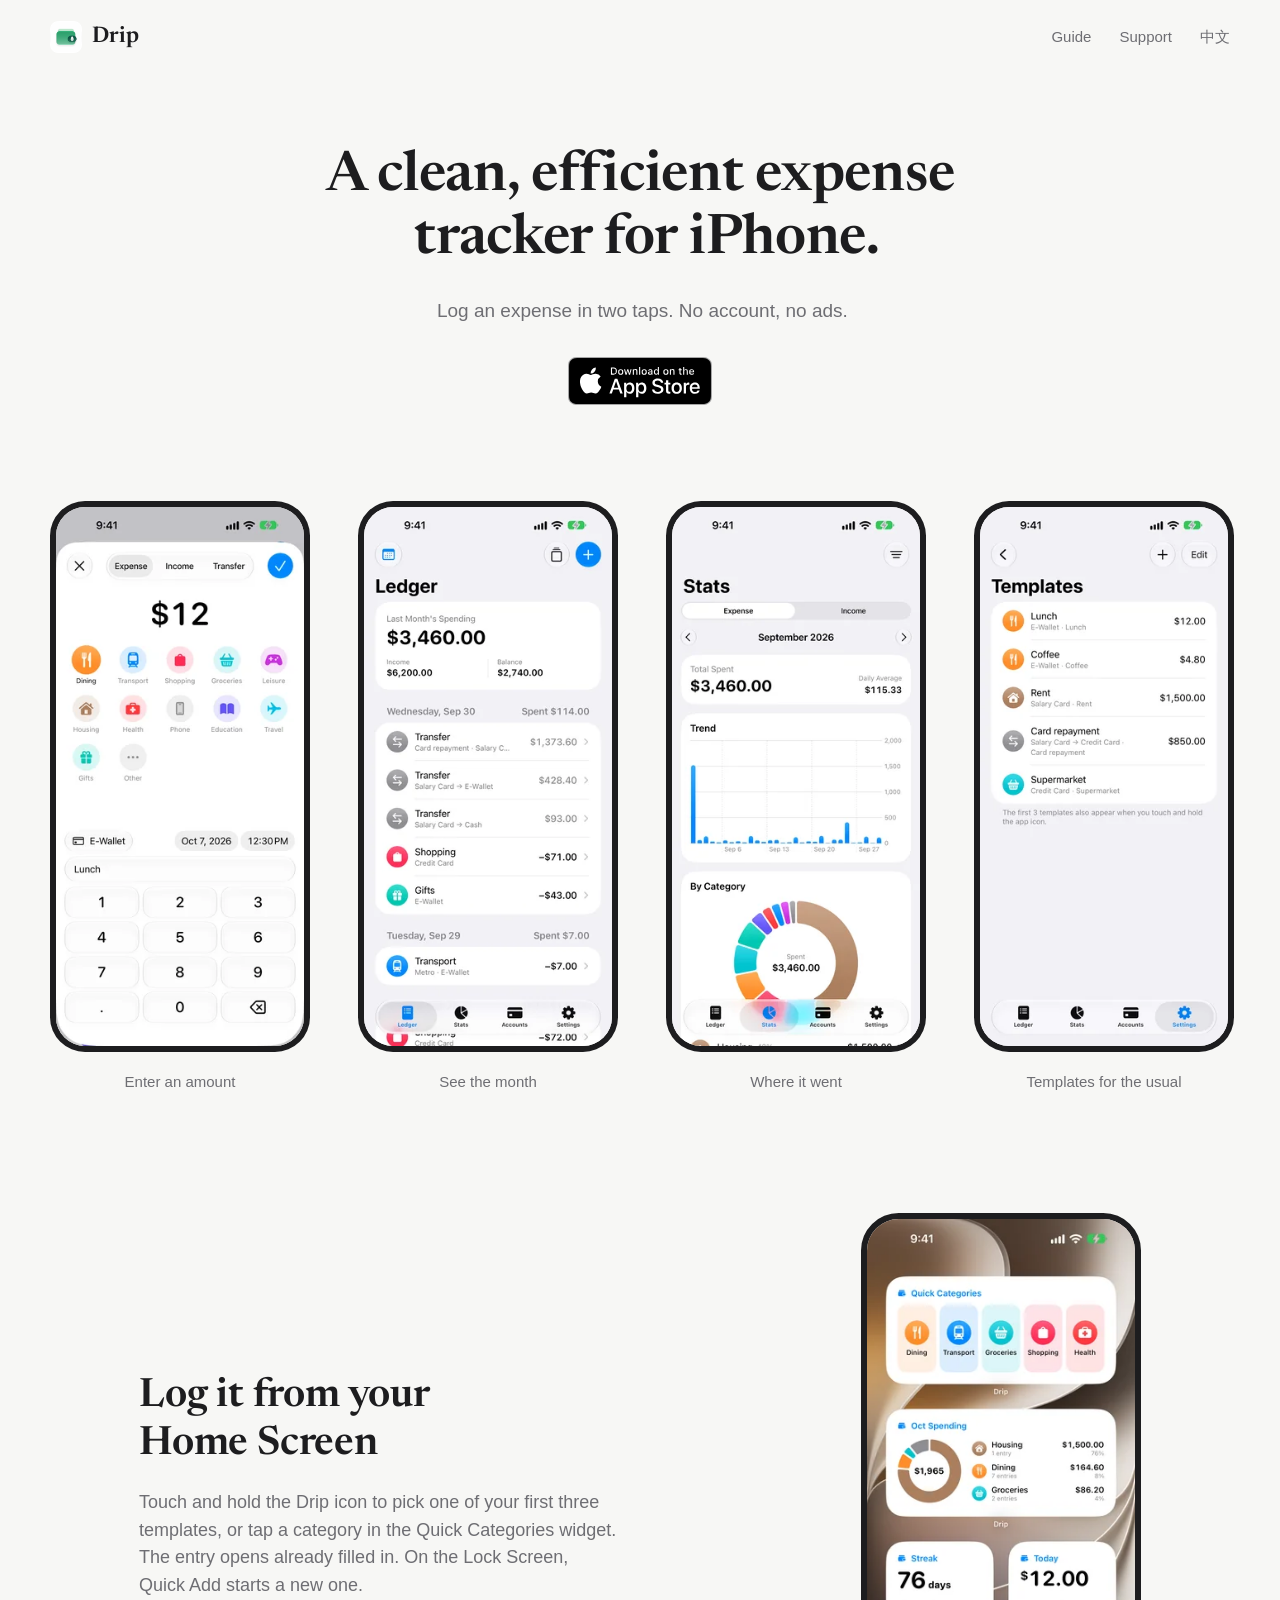
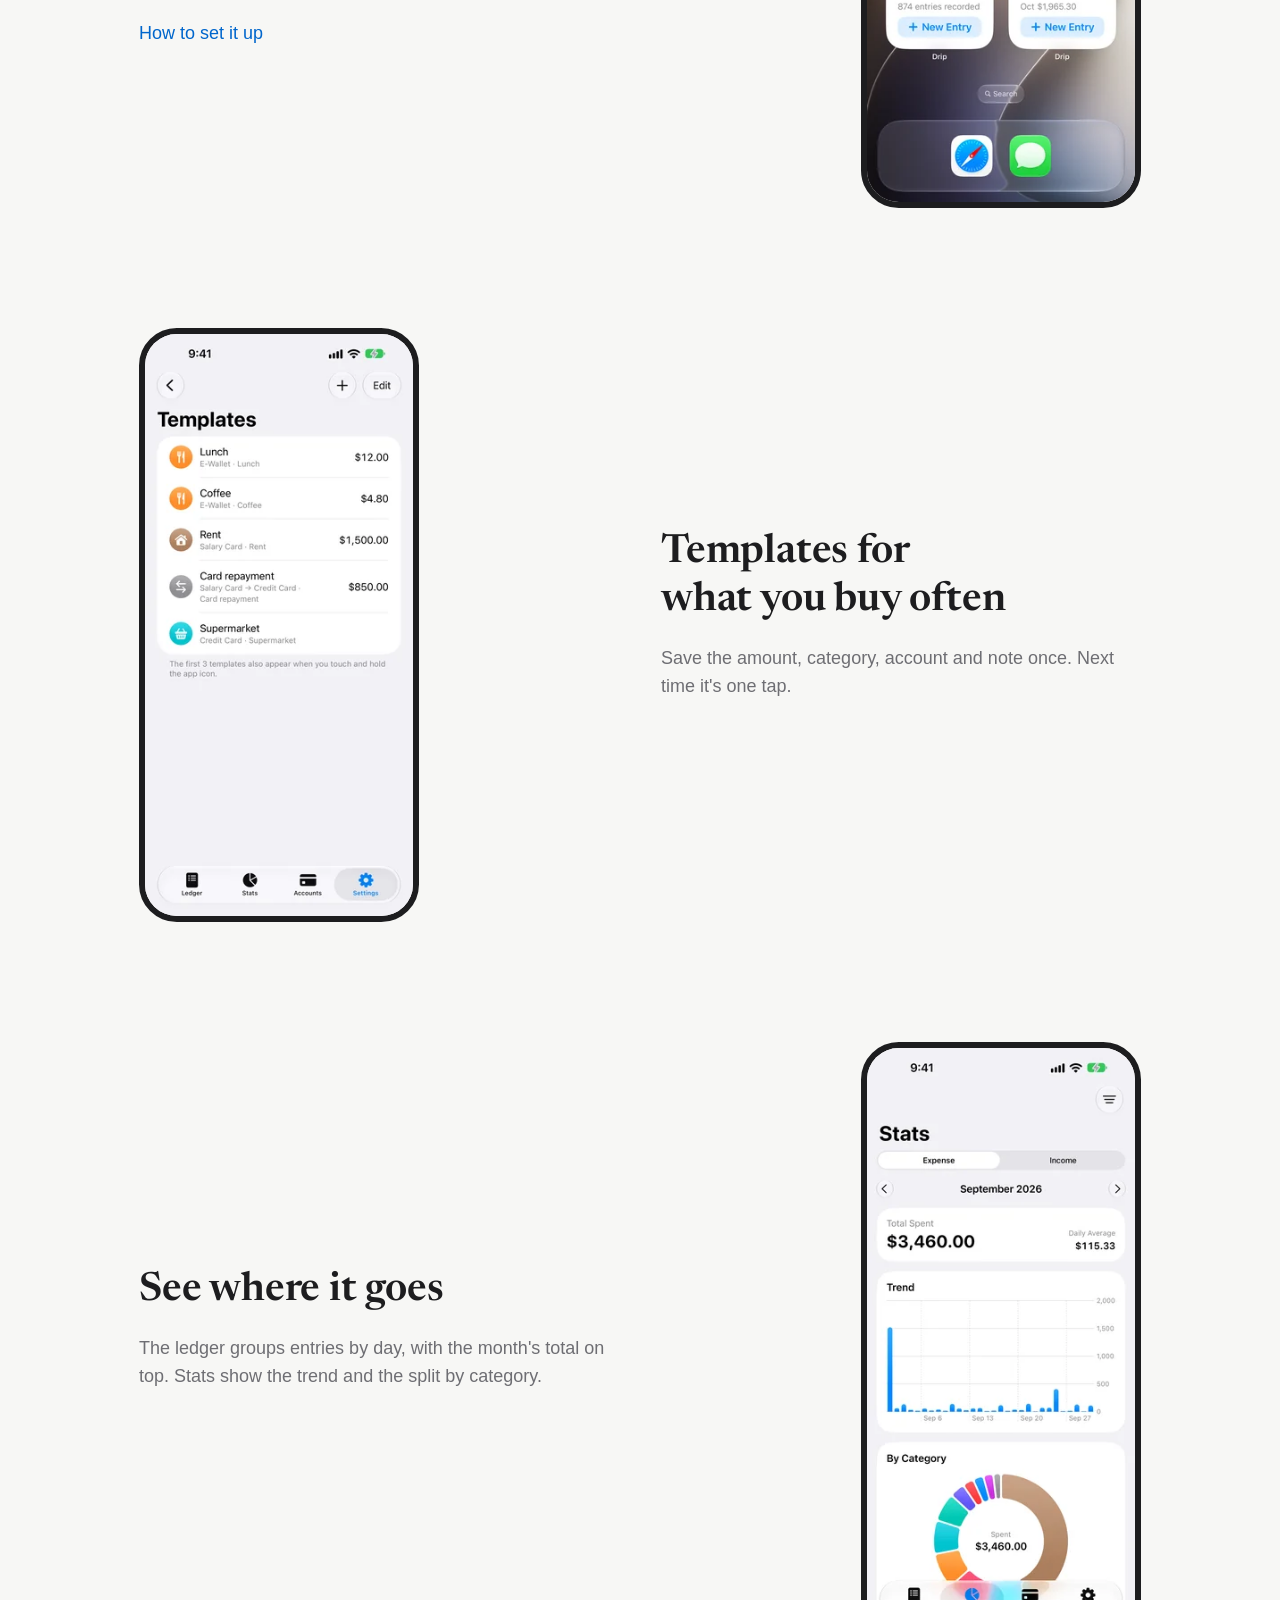
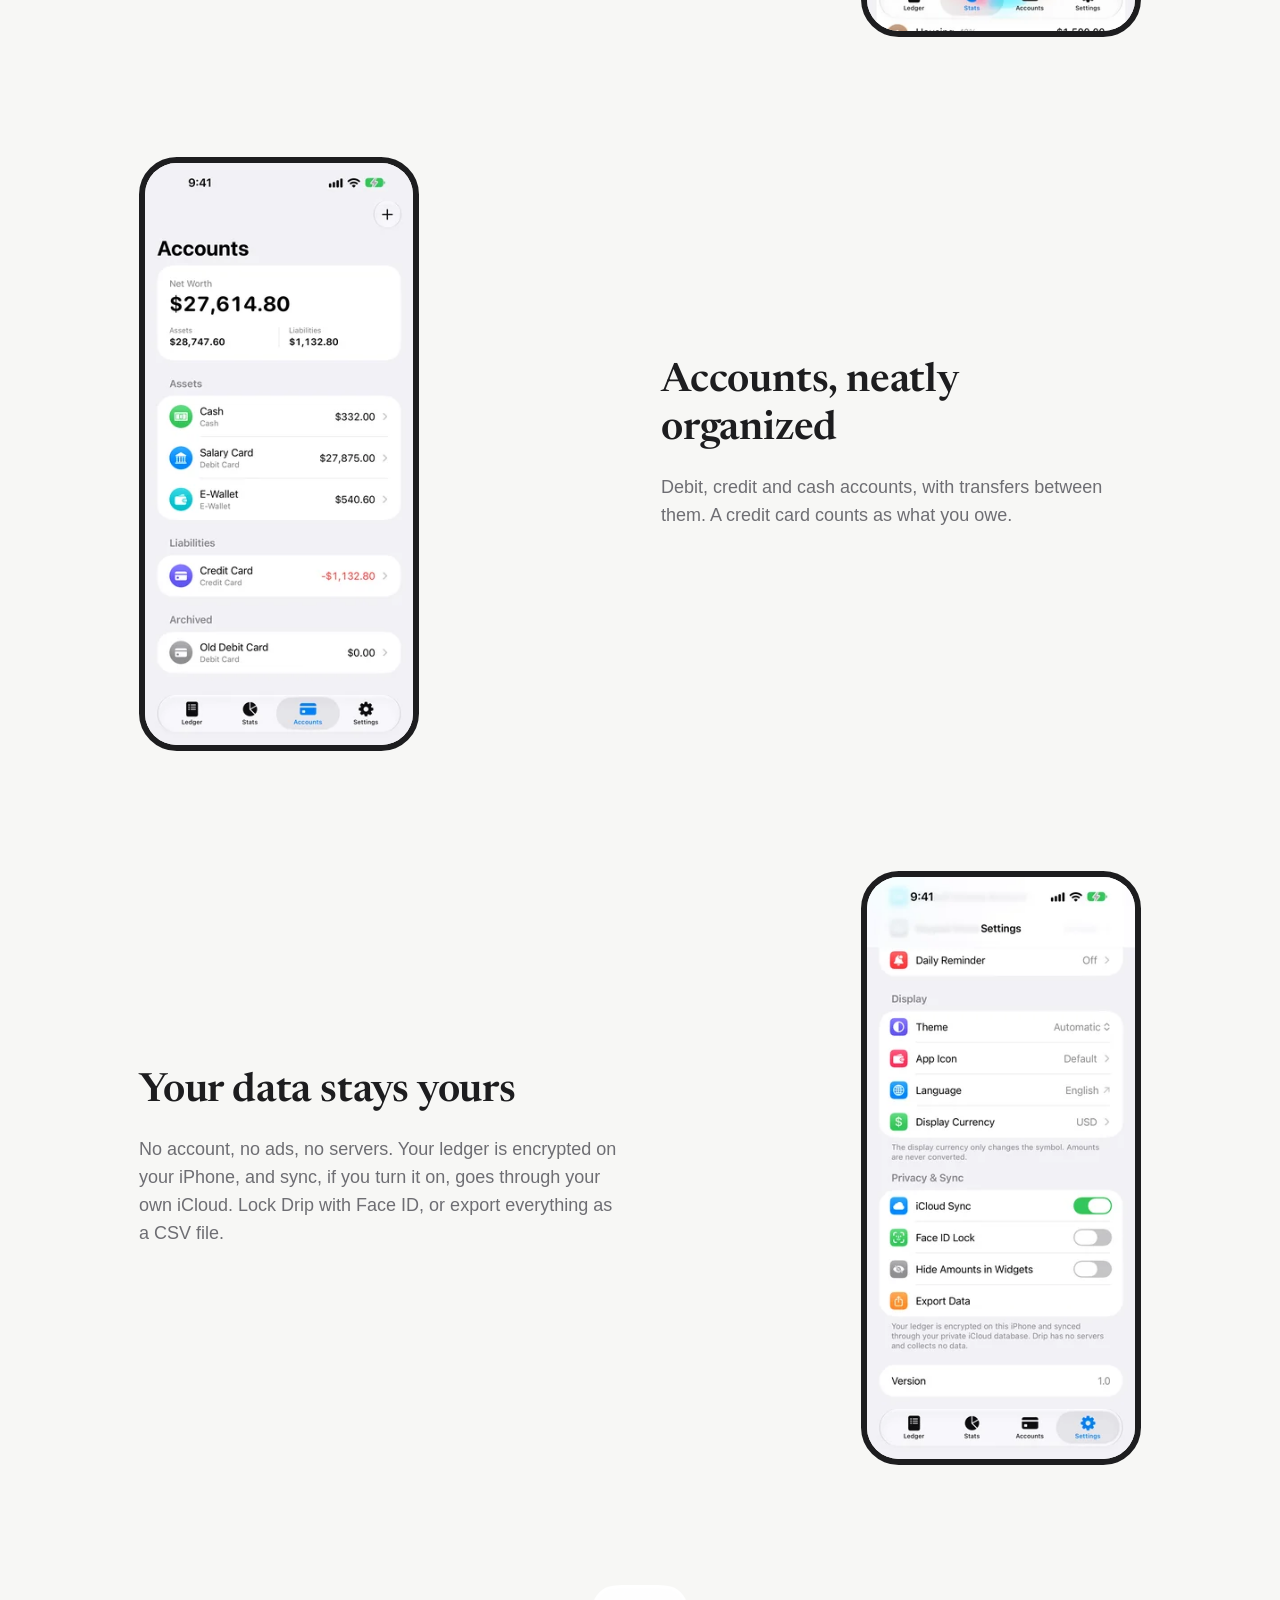
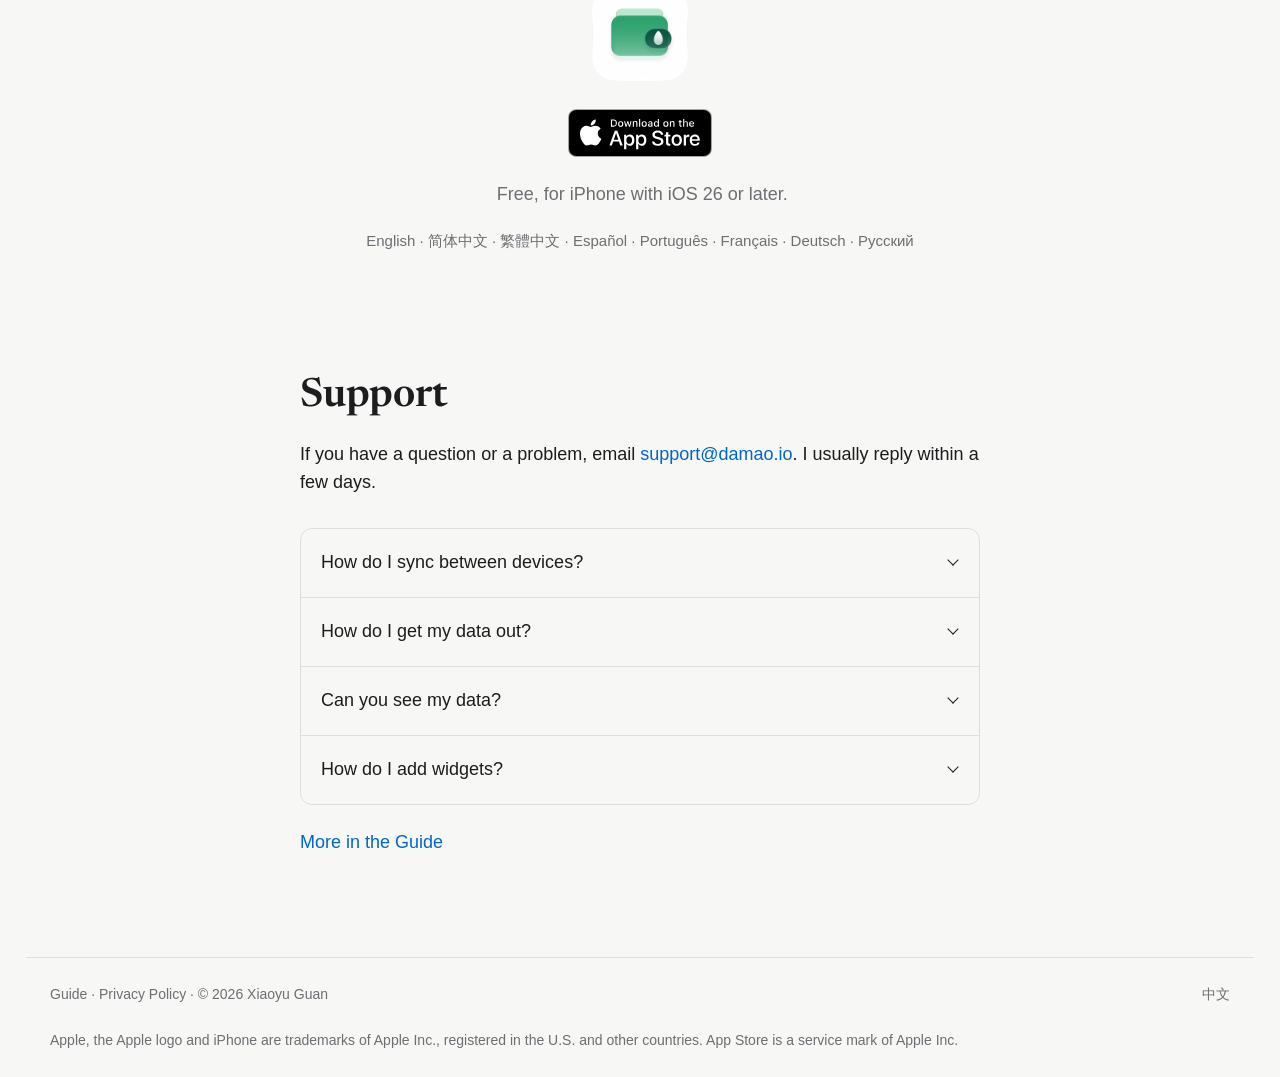
<file: index.html>
<!doctype html>
<html lang="en"><head><meta charset="utf-8"><meta name="viewport" content="width=device-width, initial-scale=1">
<title>Drip – Expense Tracker for iPhone</title><meta name="description" content="Log an expense in two taps. No account, no ads.">
<link rel="canonical" href="https://drip.damao.io/">
<link rel="alternate" hreflang="en" href="https://drip.damao.io/"><link rel="alternate" hreflang="zh-Hans" href="https://drip.damao.io/zh-Hans/"><link rel="alternate" hreflang="x-default" href="https://drip.damao.io/">
<meta property="og:type" content="website"><meta property="og:site_name" content="Drip"><meta property="og:locale" content="en_US"><meta property="og:title" content="Drip – Expense Tracker for iPhone"><meta property="og:description" content="Log an expense in two taps. No account, no ads."><meta property="og:url" content="https://drip.damao.io/"><meta property="og:image" content="https://drip.damao.io/assets/img/og-en-landing.png"><meta property="og:image:width" content="1200"><meta property="og:image:height" content="630"><meta property="og:image:alt" content="Drip – Expense Tracker for iPhone">
<meta itemprop="name" content="Drip – Expense Tracker for iPhone"><meta itemprop="description" content="Log an expense in two taps. No account, no ads."><meta itemprop="image" content="https://drip.damao.io/assets/img/share-square.jpg">
<meta name="twitter:card" content="summary_large_image"><meta name="twitter:title" content="Drip – Expense Tracker for iPhone"><meta name="twitter:description" content="Log an expense in two taps. No account, no ads."><meta name="twitter:image" content="https://drip.damao.io/assets/img/og-en-landing.png">
<meta name="apple-itunes-app" content="app-id=6819748641">
<meta name="theme-color" content="#F7F7F5" media="(prefers-color-scheme: light)"><meta name="theme-color" content="#141414" media="(prefers-color-scheme: dark)">
<link rel="icon" href="/favicon.ico" sizes="any"><link rel="icon" href="/favicon-32.png" type="image/png" sizes="32x32"><link rel="apple-touch-icon" href="/apple-touch-icon.png"><link rel="stylesheet" href="/style.css?v=63ba446912">
</head><body><div class="share-thumb" aria-hidden="true"><img src="/assets/img/share-square.jpg" width="400" height="400" alt=""></div><nav class="nav container"><a class="brand" href="/"><img src="/assets/img/icon@2x.png" width="32" height="32" alt="">Drip</a><a class="nav-secondary" href="/guide/">Guide</a><a class="nav-secondary" href="#support">Support</a><a href="/zh-Hans/" lang="zh-Hans">中文</a></nav><main><section class="hero"><h1>A clean, efficient expense tracker for iPhone<span class="hang-latin">.</span></h1><p class="sub">Log an expense in two taps. No account, no ads<span class="hang-latin">.</span></p><a class="badge" href="https://apps.apple.com/app/id6819748641"><picture><source srcset="/assets/img/badge-en-white.svg" media="(prefers-color-scheme: dark)"><img src="/assets/img/badge-en-black.svg" width="144" height="48" alt="Download on the App Store"></picture></a></section>
<div class="gallery" tabindex="0"><figure><picture><source type="image/webp" srcset="/assets/screens/en/01-entry@1x.webp 1x, /assets/screens/en/01-entry@2x.webp 2x"><img class="phone" src="/assets/screens/en/01-entry@1x.png" srcset="/assets/screens/en/01-entry@1x.png 1x, /assets/screens/en/01-entry@2x.png 2x" width="300" height="652" alt="Enter an amount" loading="eager" decoding="async"></picture><figcaption>Enter an amount</figcaption></figure><figure><picture><source type="image/webp" srcset="/assets/screens/en/02-ledger@1x.webp 1x, /assets/screens/en/02-ledger@2x.webp 2x"><img class="phone" src="/assets/screens/en/02-ledger@1x.png" srcset="/assets/screens/en/02-ledger@1x.png 1x, /assets/screens/en/02-ledger@2x.png 2x" width="300" height="652" alt="See the month" loading="eager" decoding="async"></picture><figcaption>See the month</figcaption></figure><figure><picture><source type="image/webp" srcset="/assets/screens/en/03-stats@1x.webp 1x, /assets/screens/en/03-stats@2x.webp 2x"><img class="phone" src="/assets/screens/en/03-stats@1x.png" srcset="/assets/screens/en/03-stats@1x.png 1x, /assets/screens/en/03-stats@2x.png 2x" width="300" height="652" alt="Where it went" loading="eager" decoding="async"></picture><figcaption>Where it went</figcaption></figure><figure><picture><source type="image/webp" srcset="/assets/screens/en/04-templates@1x.webp 1x, /assets/screens/en/04-templates@2x.webp 2x"><img class="phone" src="/assets/screens/en/04-templates@1x.png" srcset="/assets/screens/en/04-templates@1x.png 1x, /assets/screens/en/04-templates@2x.png 2x" width="300" height="652" alt="Templates for the usual" loading="eager" decoding="async"></picture><figcaption>Templates for the usual</figcaption></figure><figure><picture><source type="image/webp" srcset="/assets/screens/en/08-widgets@1x.webp 1x, /assets/screens/en/08-widgets@2x.webp 2x"><img class="phone" src="/assets/screens/en/08-widgets@1x.png" srcset="/assets/screens/en/08-widgets@1x.png 1x, /assets/screens/en/08-widgets@2x.png 2x" width="300" height="652" alt="Log from the Home Screen" loading="eager" decoding="async"></picture><figcaption>Log from the Home Screen</figcaption></figure></div>
<div class="features container"><section class="feature"><div class="feature-copy"><h2>Log it from your Home Screen</h2><p>Touch and hold the Drip icon to pick one of your first three templates, or tap a category in the Quick Categories widget. The entry opens already filled in. On the Lock Screen, Quick Add starts a new one.</p><a href="/guide/#app-icon">How to set it up</a></div><picture><source type="image/webp" srcset="/assets/screens/en/08-widgets@1x.webp 1x, /assets/screens/en/08-widgets@2x.webp 2x"><img class="phone" src="/assets/screens/en/08-widgets@1x.png" srcset="/assets/screens/en/08-widgets@1x.png 1x, /assets/screens/en/08-widgets@2x.png 2x" width="300" height="652" alt="Log it from your Home Screen" loading="lazy" decoding="async"></picture></section><section class="feature"><div class="feature-copy"><h2>Templates for what you buy often</h2><p>Save the amount, category, account and note once. Next time it's one tap.</p></div><picture><source type="image/webp" srcset="/assets/screens/en/04-templates@1x.webp 1x, /assets/screens/en/04-templates@2x.webp 2x"><img class="phone" src="/assets/screens/en/04-templates@1x.png" srcset="/assets/screens/en/04-templates@1x.png 1x, /assets/screens/en/04-templates@2x.png 2x" width="300" height="652" alt="Templates for what you buy often" loading="lazy" decoding="async"></picture></section><section class="feature"><div class="feature-copy"><h2>See where it goes</h2><p>The ledger groups entries by day, with the month's total on top. Stats show the trend and the split by category.</p></div><picture><source type="image/webp" srcset="/assets/screens/en/03-stats@1x.webp 1x, /assets/screens/en/03-stats@2x.webp 2x"><img class="phone" src="/assets/screens/en/03-stats@1x.png" srcset="/assets/screens/en/03-stats@1x.png 1x, /assets/screens/en/03-stats@2x.png 2x" width="300" height="652" alt="See where it goes" loading="lazy" decoding="async"></picture></section><section class="feature"><div class="feature-copy"><h2>Accounts, neatly organized</h2><p>Debit, credit and cash accounts, with transfers between them. A credit card counts as what you owe.</p></div><picture><source type="image/webp" srcset="/assets/screens/en/05-accounts@1x.webp 1x, /assets/screens/en/05-accounts@2x.webp 2x"><img class="phone" src="/assets/screens/en/05-accounts@1x.png" srcset="/assets/screens/en/05-accounts@1x.png 1x, /assets/screens/en/05-accounts@2x.png 2x" width="300" height="652" alt="Accounts, neatly organized" loading="lazy" decoding="async"></picture></section><section class="feature"><div class="feature-copy"><h2>Your data stays yours</h2><p>No account, no ads, no servers. Your ledger is encrypted on your iPhone, and sync, if you turn it on, goes through your own iCloud. Lock Drip with Face ID, or export everything as a CSV file.</p></div><picture><source type="image/webp" srcset="/assets/screens/en/07-privacy@1x.webp 1x, /assets/screens/en/07-privacy@2x.webp 2x"><img class="phone" src="/assets/screens/en/07-privacy@1x.png" srcset="/assets/screens/en/07-privacy@1x.png 1x, /assets/screens/en/07-privacy@2x.png 2x" width="300" height="652" alt="Your data stays yours" loading="lazy" decoding="async"></picture></section></div>
<section class="closing"><img src="/assets/img/icon@2x.png" width="96" height="96" alt=""><a class="badge" href="https://apps.apple.com/app/id6819748641"><picture><source srcset="/assets/img/badge-en-white.svg" media="(prefers-color-scheme: dark)"><img src="/assets/img/badge-en-black.svg" width="144" height="48" alt="Download on the App Store"></picture></a><p>Free, for iPhone with iOS 26 or later<span class="hang-latin">.</span></p><p class="languages">English · 简体中文 · 繁體中文 · Español · Português · Français · Deutsch · Русский</p></section>
<section class="support" id="support"><h2>Support</h2><p>If you have a question or a problem, email <a href="mailto:support@damao.io">support@damao.io</a>. I usually reply within a few days.</p><div class="faq"><details><summary>How do I sync between devices?</summary><p>Turn on iCloud Sync in Settings › Privacy &amp; Sync on each iPhone signed in to the same Apple Account. If Settings asks you to sign in, sign in to iCloud in the Settings app.</p></details><details><summary>How do I get my data out?</summary><p>Go to Settings › Privacy &amp; Sync › Export Data. All your entries are exported as a CSV file that you can share from the iOS share sheet.</p></details><details><summary>Can you see my data?</summary><p>No. Your data stays on your iPhone (and in your own iCloud when sync is on). The developer runs no servers and has no access to it.</p></details><details><summary>How do I add widgets?</summary><p>Touch and hold the Home Screen, tap Edit › Add Widget, then search for Drip.</p></details></div><a href="/guide/">More in the Guide</a></section></main><footer class="footer container"><p><a href="/guide/">Guide</a> · <a href="/privacy.html">Privacy Policy</a> · © 2026 Xiaoyu Guan</p><a href="/zh-Hans/" lang="zh-Hans">中文</a><p class="legal">Apple, the Apple logo and iPhone are trademarks of Apple Inc., registered in the U.S. and other countries. App Store is a service mark of Apple Inc.</p></footer></body></html>
</file>
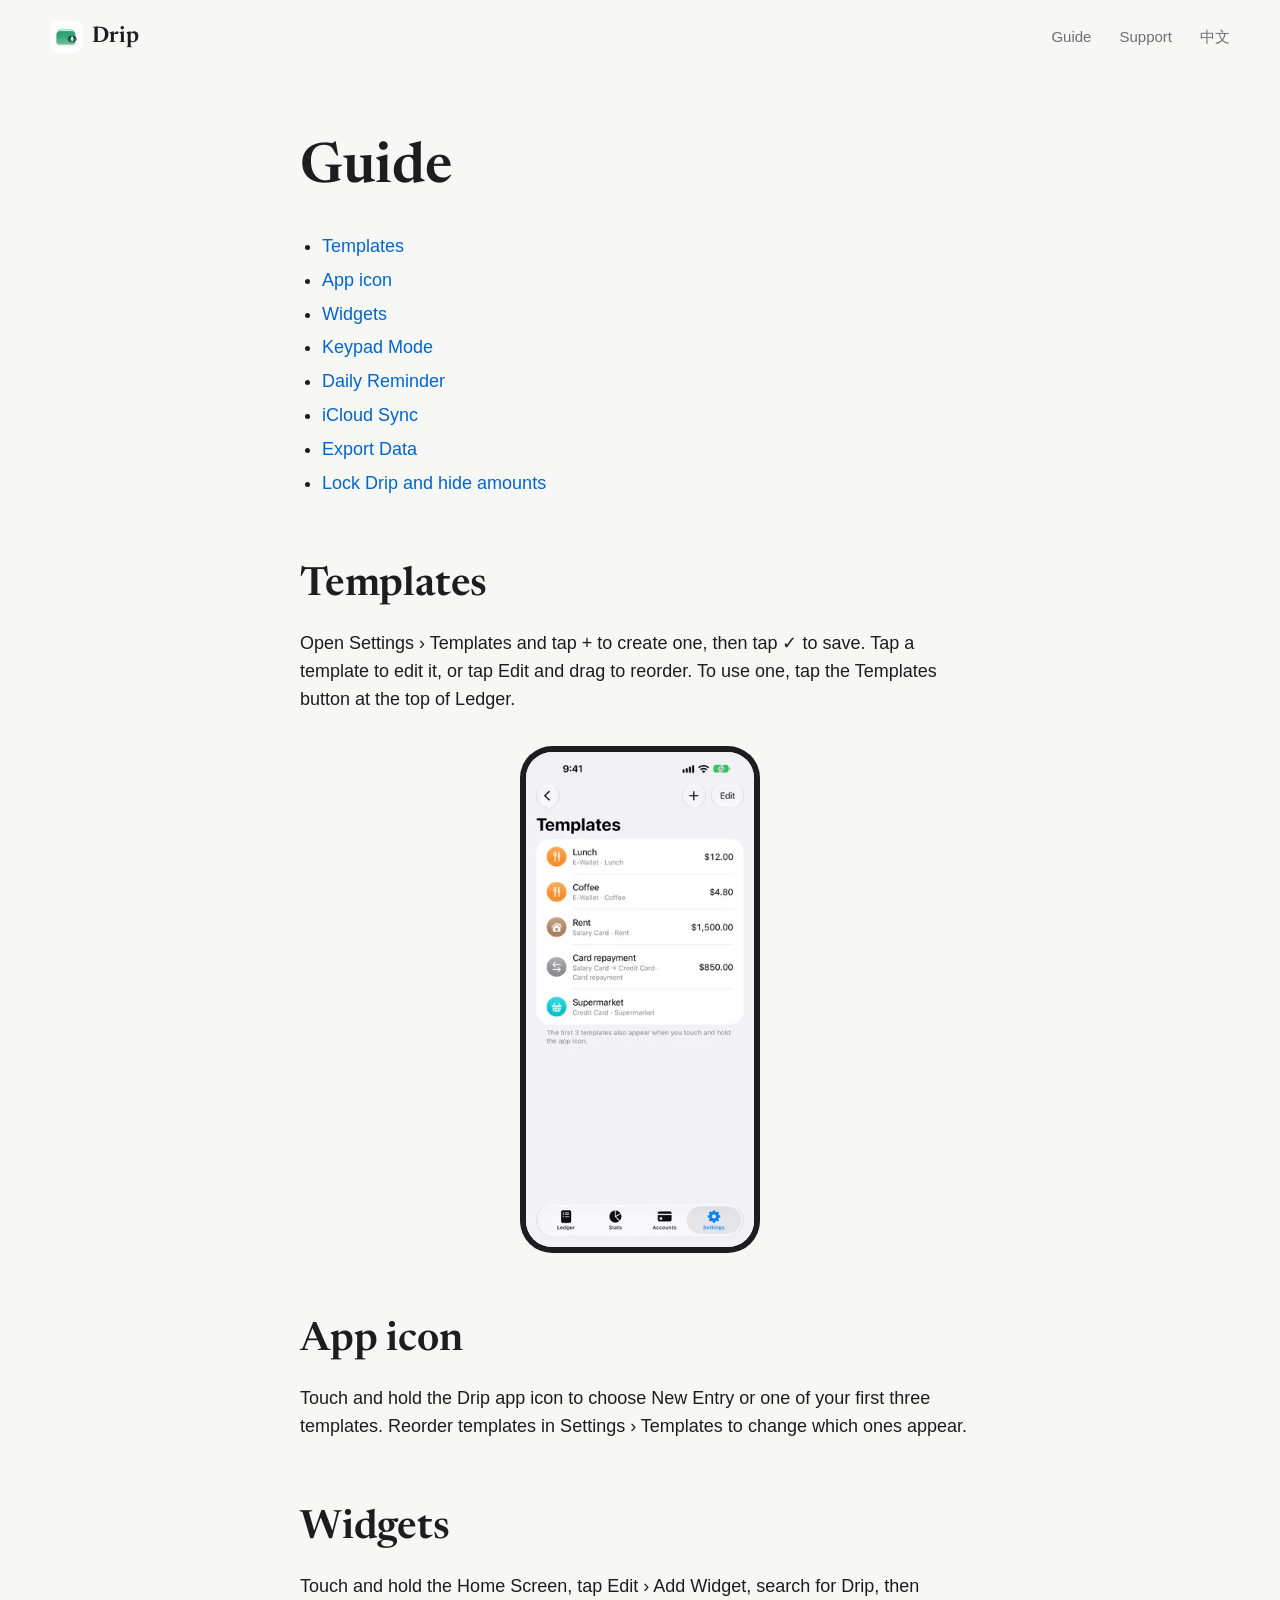
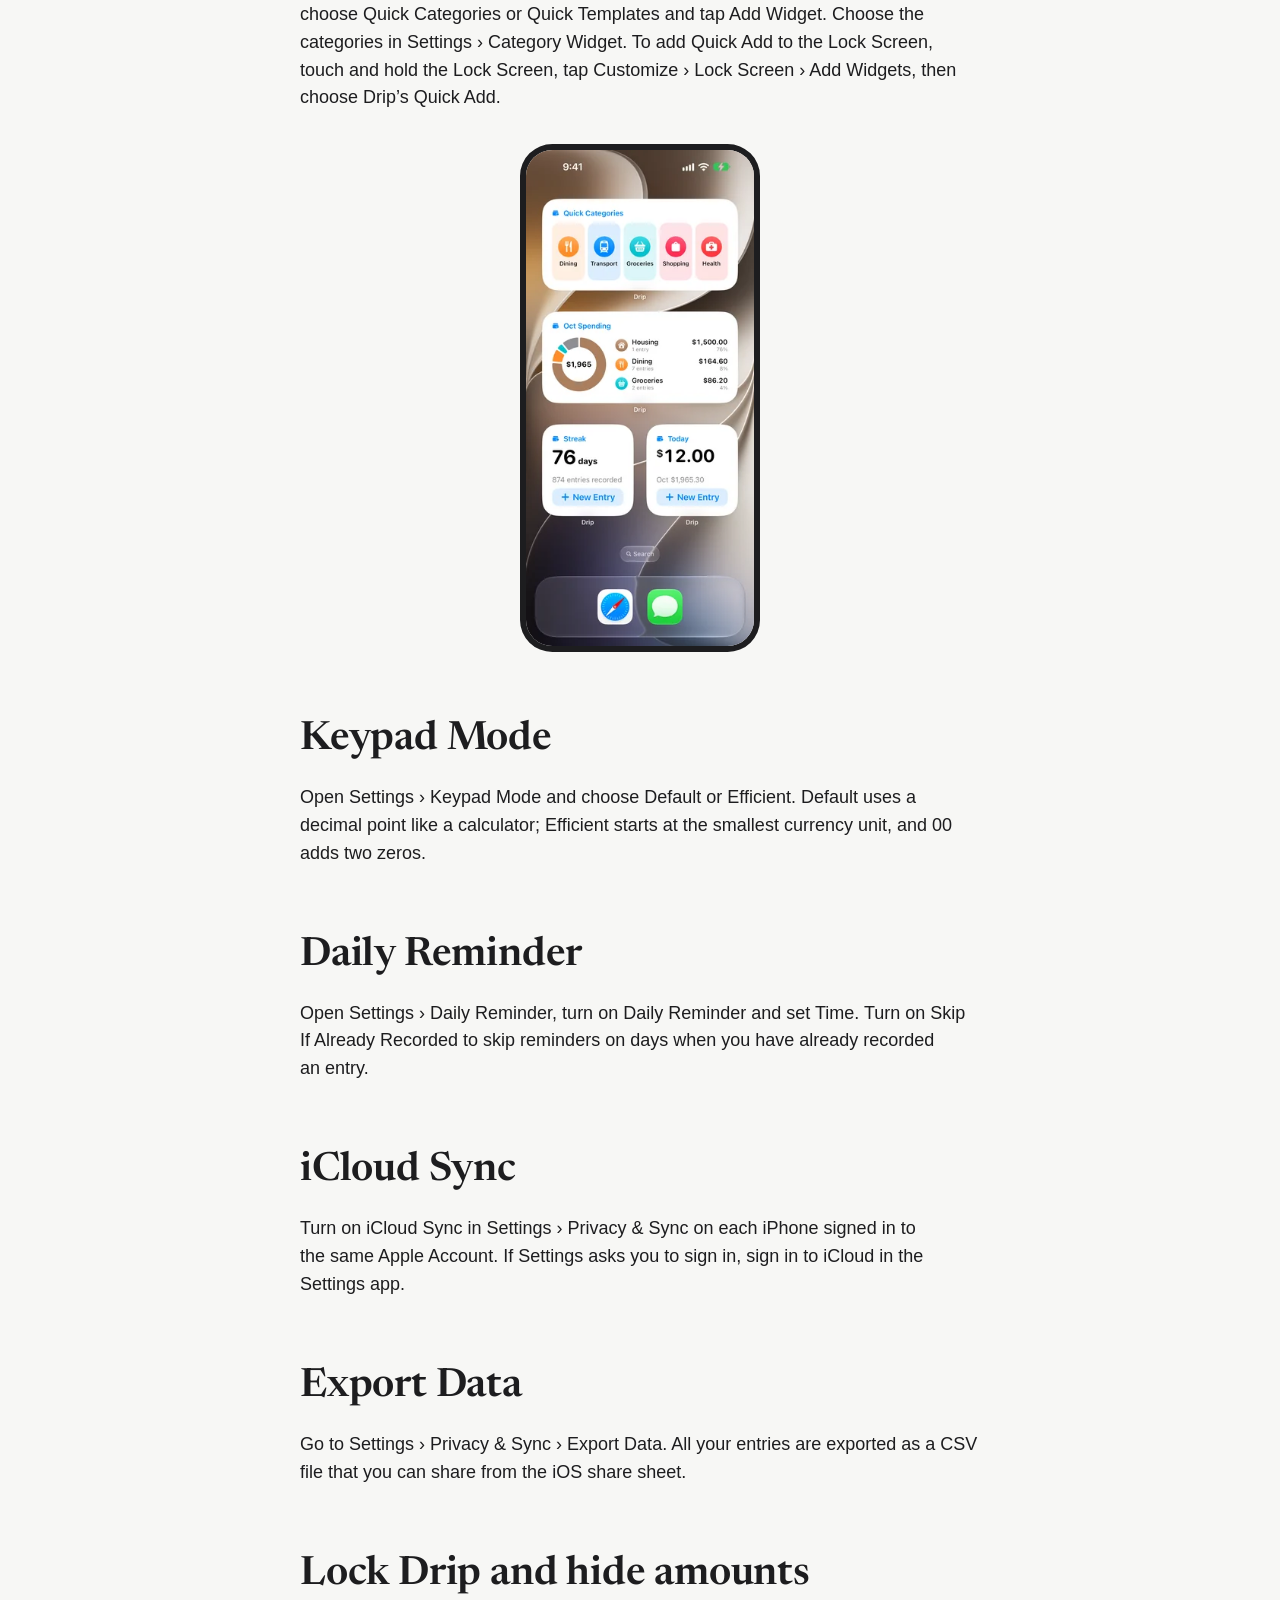
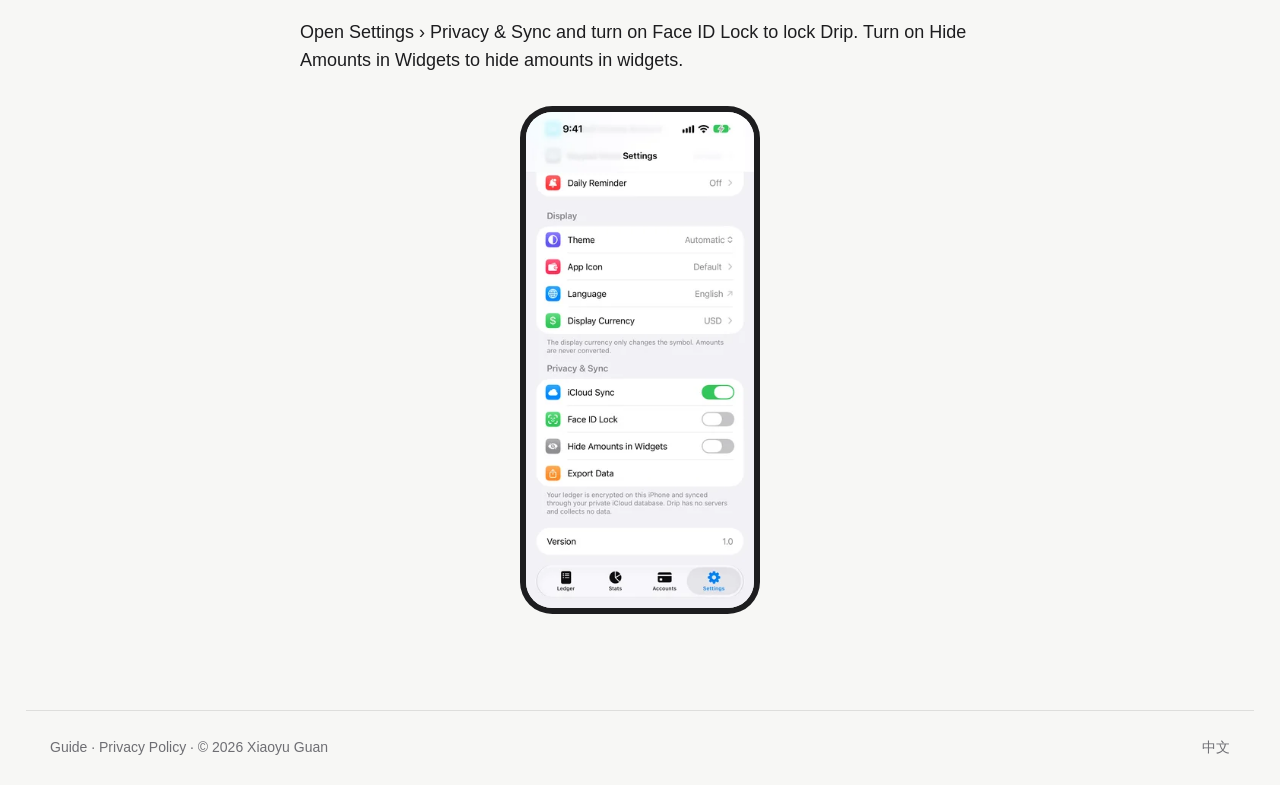
<file: guide/index.html>
<!doctype html>
<html lang="en"><head><meta charset="utf-8"><meta name="viewport" content="width=device-width, initial-scale=1">
<title>Guide – Drip</title><meta name="description" content="Set up templates, the app icon menu, widgets and more.">
<link rel="canonical" href="https://drip.damao.io/guide/">
<link rel="alternate" hreflang="en" href="https://drip.damao.io/guide/"><link rel="alternate" hreflang="zh-Hans" href="https://drip.damao.io/zh-Hans/guide/"><link rel="alternate" hreflang="x-default" href="https://drip.damao.io/guide/">
<meta property="og:type" content="website"><meta property="og:site_name" content="Drip"><meta property="og:locale" content="en_US"><meta property="og:title" content="Guide – Drip"><meta property="og:description" content="Set up templates, the app icon menu, widgets and more."><meta property="og:url" content="https://drip.damao.io/guide/"><meta property="og:image" content="https://drip.damao.io/assets/img/og-en-guide.png"><meta property="og:image:width" content="1200"><meta property="og:image:height" content="630"><meta property="og:image:alt" content="Guide – Drip">
<meta itemprop="name" content="Guide – Drip"><meta itemprop="description" content="Set up templates, the app icon menu, widgets and more."><meta itemprop="image" content="https://drip.damao.io/assets/img/share-square.jpg">
<meta name="twitter:card" content="summary_large_image"><meta name="twitter:title" content="Guide – Drip"><meta name="twitter:description" content="Set up templates, the app icon menu, widgets and more."><meta name="twitter:image" content="https://drip.damao.io/assets/img/og-en-guide.png">
<meta name="apple-itunes-app" content="app-id=6819748641">
<meta name="theme-color" content="#F7F7F5" media="(prefers-color-scheme: light)"><meta name="theme-color" content="#141414" media="(prefers-color-scheme: dark)">
<link rel="icon" href="/favicon.ico" sizes="any"><link rel="icon" href="/favicon-32.png" type="image/png" sizes="32x32"><link rel="apple-touch-icon" href="/apple-touch-icon.png"><link rel="stylesheet" href="/style.css?v=63ba446912">
</head><body><div class="share-thumb" aria-hidden="true"><img src="/assets/img/share-square.jpg" width="400" height="400" alt=""></div><nav class="nav container"><a class="brand" href="/"><img src="/assets/img/icon@2x.png" width="32" height="32" alt="">Drip</a><a class="nav-secondary" href="/guide/">Guide</a><a class="nav-secondary" href="/#support">Support</a><a href="/zh-Hans/guide/" lang="zh-Hans">中文</a></nav><main class="guide"><h1>Guide</h1><ul class="toc"><li><a href="#templates">Templates</a></li><li><a href="#app-icon">App icon</a></li><li><a href="#widgets">Widgets</a></li><li><a href="#keypad">Keypad Mode</a></li><li><a href="#reminder">Daily Reminder</a></li><li><a href="#sync">iCloud Sync</a></li><li><a href="#export">Export Data</a></li><li><a href="#privacy">Lock Drip and hide amounts</a></li></ul><section id="templates"><h2>Templates</h2><p>Open Settings › Templates and tap + to create one, then tap ✓ to save. Tap a template to edit it, or tap Edit and drag to reorder. To use one, tap the Templates button at the top of Ledger.</p><picture><source type="image/webp" srcset="/assets/screens/en/04-templates@1x.webp 1x, /assets/screens/en/04-templates@2x.webp 2x"><img class="phone" src="/assets/screens/en/04-templates@1x.png" srcset="/assets/screens/en/04-templates@1x.png 1x, /assets/screens/en/04-templates@2x.png 2x" width="300" height="652" alt="Templates" loading="lazy" decoding="async"></picture></section><section id="app-icon"><h2>App icon</h2><p>Touch and hold the Drip app icon to choose New Entry or one of your first three templates. Reorder templates in Settings › Templates to change which ones appear.</p></section><section id="widgets"><h2>Widgets</h2><p>Touch and hold the Home Screen, tap Edit › Add Widget, search for Drip, then choose Quick Categories or Quick Templates and tap Add Widget. Choose the categories in Settings › Category Widget. To add Quick Add to the Lock Screen, touch and hold the Lock Screen, tap Customize › Lock Screen › Add Widgets, then choose Drip’s Quick Add.</p><picture><source type="image/webp" srcset="/assets/screens/en/08-widgets@1x.webp 1x, /assets/screens/en/08-widgets@2x.webp 2x"><img class="phone" src="/assets/screens/en/08-widgets@1x.png" srcset="/assets/screens/en/08-widgets@1x.png 1x, /assets/screens/en/08-widgets@2x.png 2x" width="300" height="652" alt="Widgets" loading="lazy" decoding="async"></picture></section><section id="keypad"><h2>Keypad Mode</h2><p>Open Settings › Keypad Mode and choose Default or Efficient. Default uses a decimal point like a calculator; Efficient starts at the smallest currency unit, and 00 adds two zeros.</p></section><section id="reminder"><h2>Daily Reminder</h2><p>Open Settings › Daily Reminder, turn on Daily Reminder and set Time. Turn on Skip If Already Recorded to skip reminders on days when you have already recorded an entry.</p></section><section id="sync"><h2>iCloud Sync</h2><p>Turn on iCloud Sync in Settings › Privacy &amp; Sync on each iPhone signed in to the same Apple Account. If Settings asks you to sign in, sign in to iCloud in the Settings app.</p></section><section id="export"><h2>Export Data</h2><p>Go to Settings › Privacy &amp; Sync › Export Data. All your entries are exported as a CSV file that you can share from the iOS share sheet.</p></section><section id="privacy"><h2>Lock Drip and hide amounts</h2><p>Open Settings › Privacy &amp; Sync and turn on Face ID Lock to lock Drip. Turn on Hide Amounts in Widgets to hide amounts in widgets.</p><picture><source type="image/webp" srcset="/assets/screens/en/07-privacy@1x.webp 1x, /assets/screens/en/07-privacy@2x.webp 2x"><img class="phone" src="/assets/screens/en/07-privacy@1x.png" srcset="/assets/screens/en/07-privacy@1x.png 1x, /assets/screens/en/07-privacy@2x.png 2x" width="300" height="652" alt="Lock Drip and hide amounts" loading="lazy" decoding="async"></picture></section></main><footer class="footer container"><p><a href="/guide/">Guide</a> · <a href="/privacy.html">Privacy Policy</a> · © 2026 Xiaoyu Guan</p><a href="/zh-Hans/guide/" lang="zh-Hans">中文</a></footer></body></html>
</file>
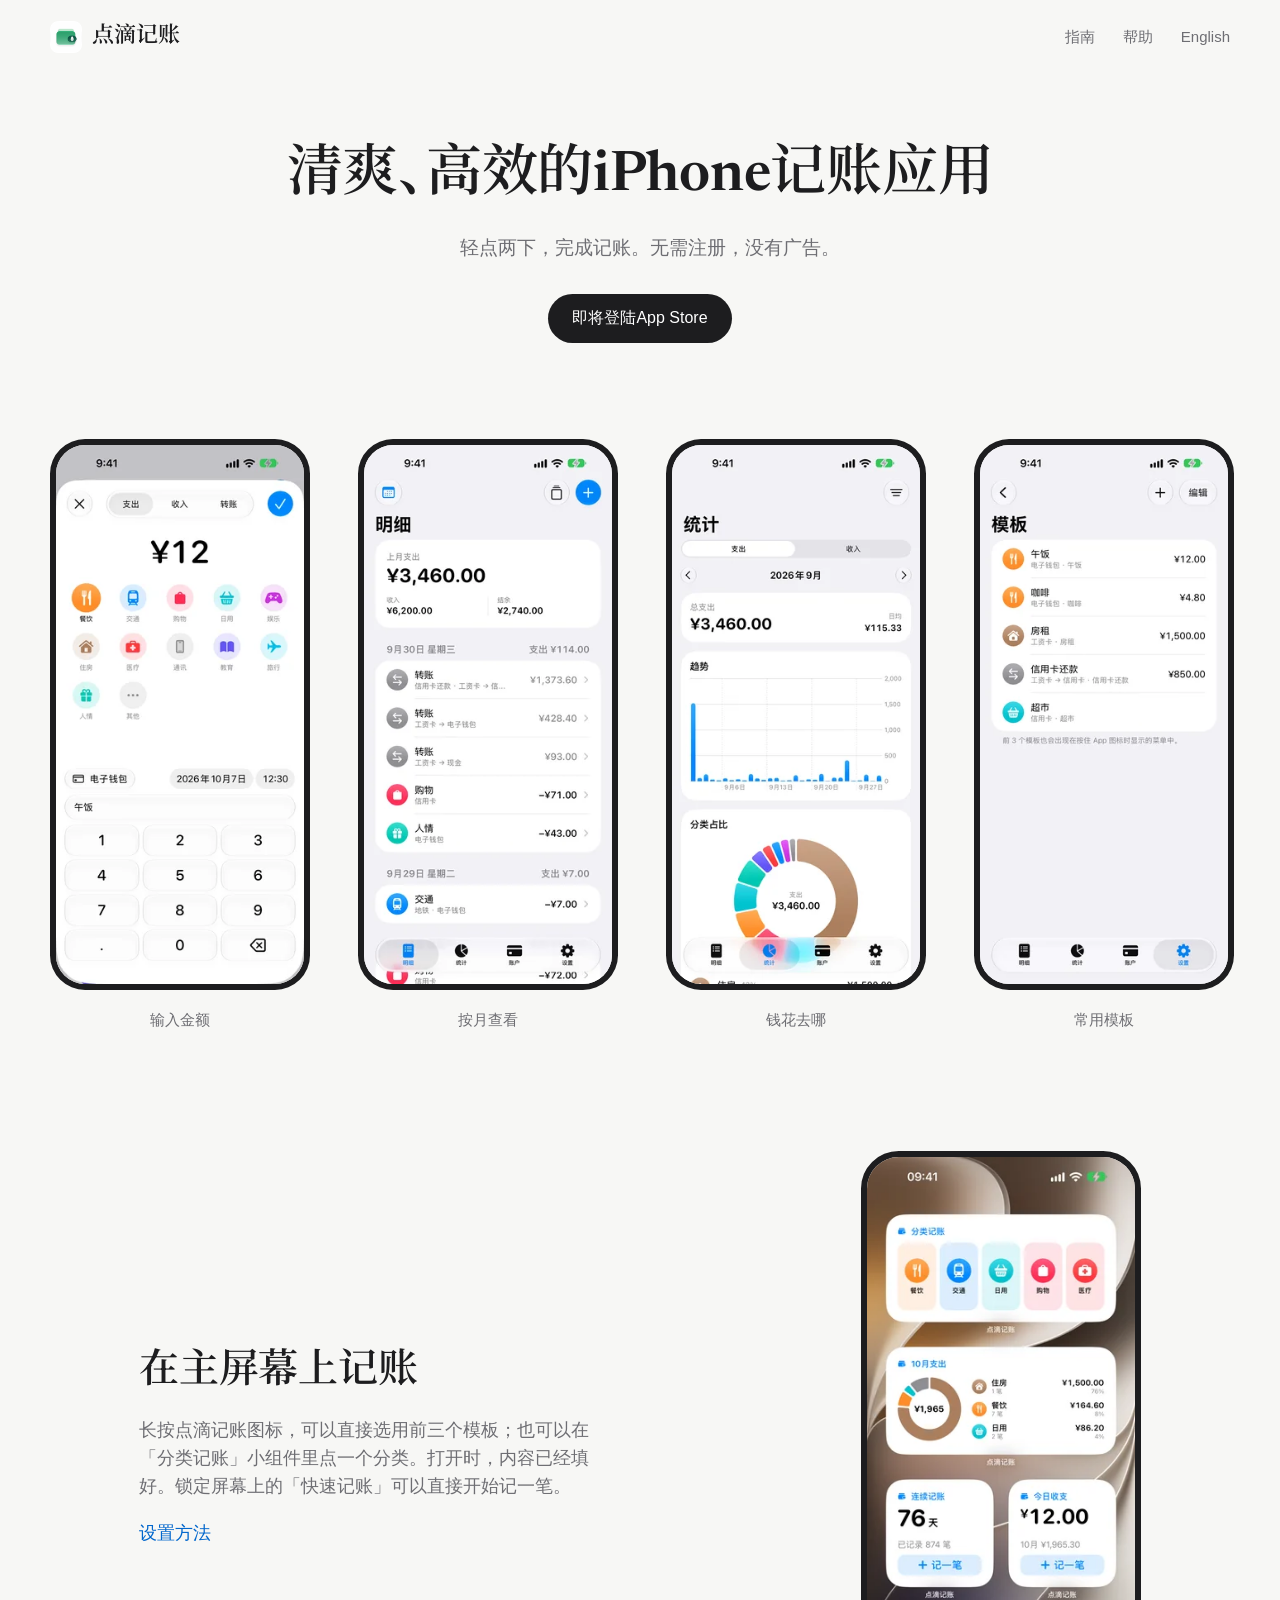
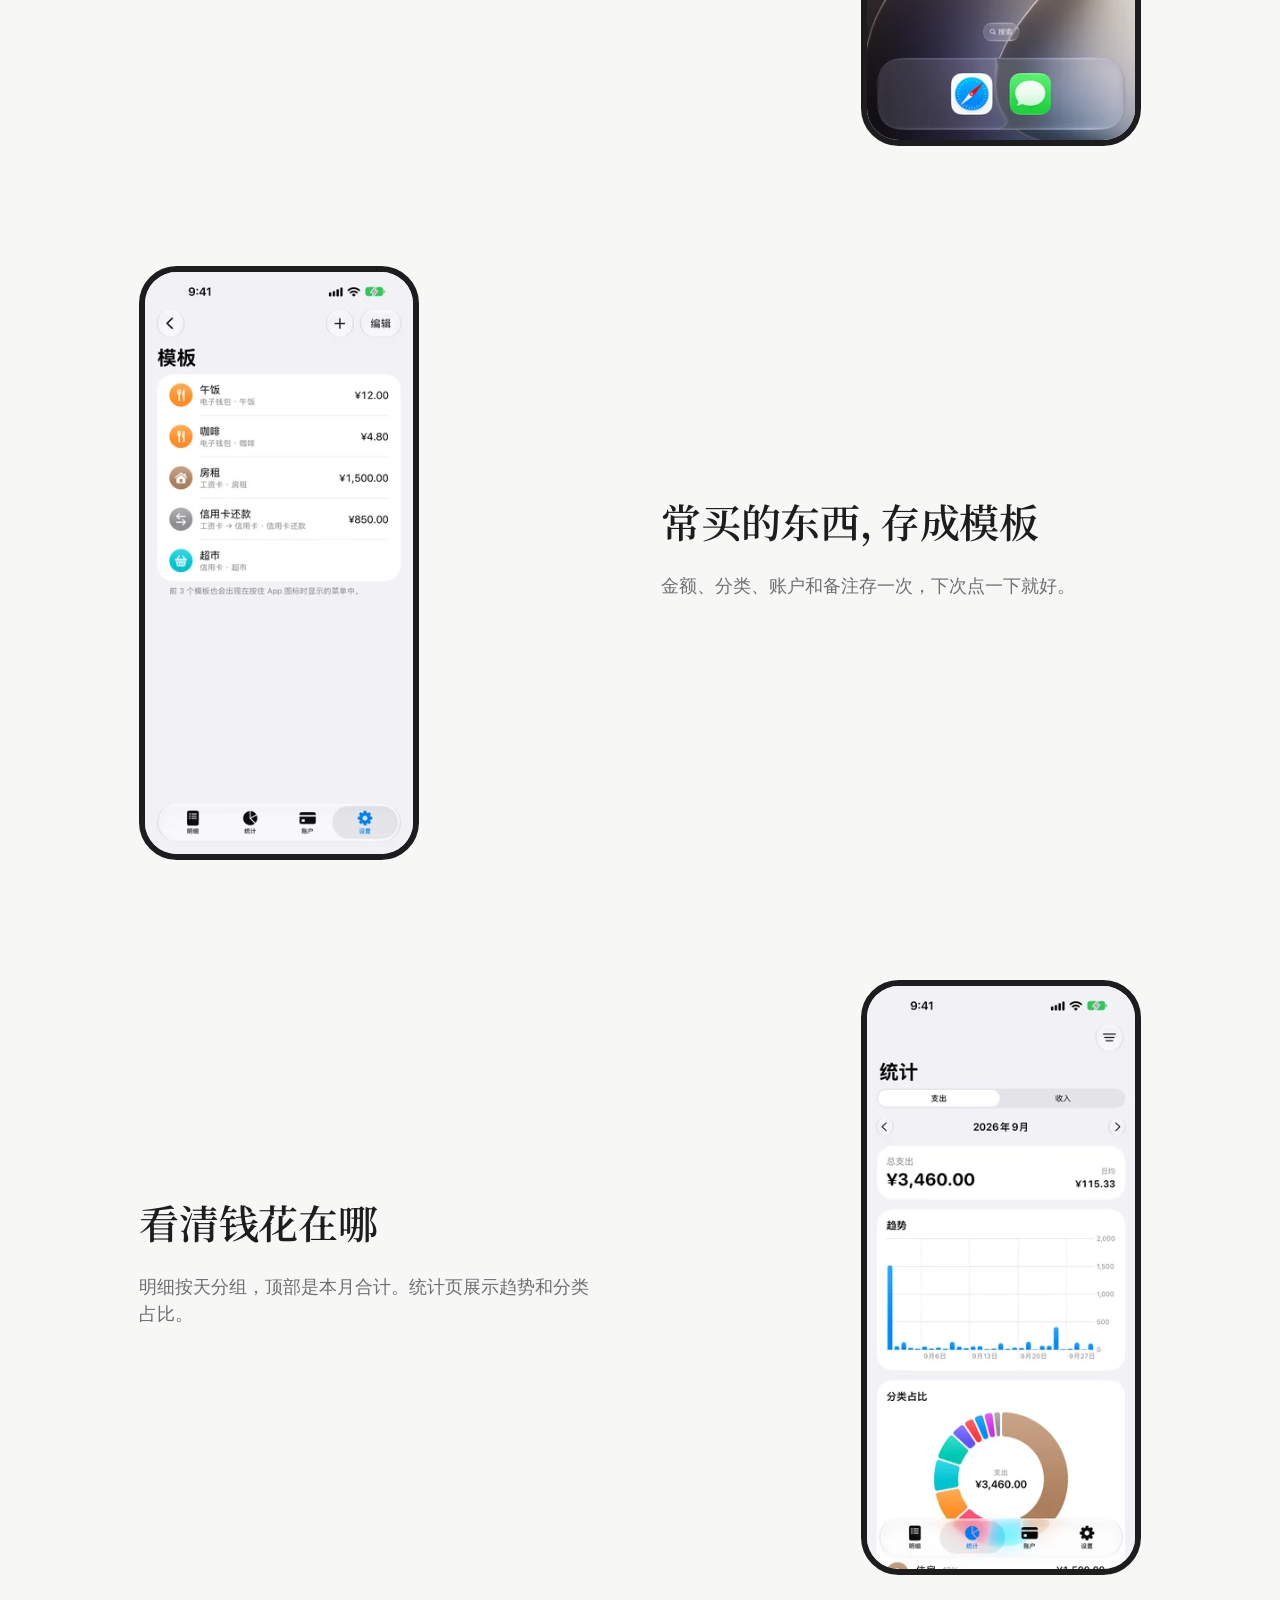
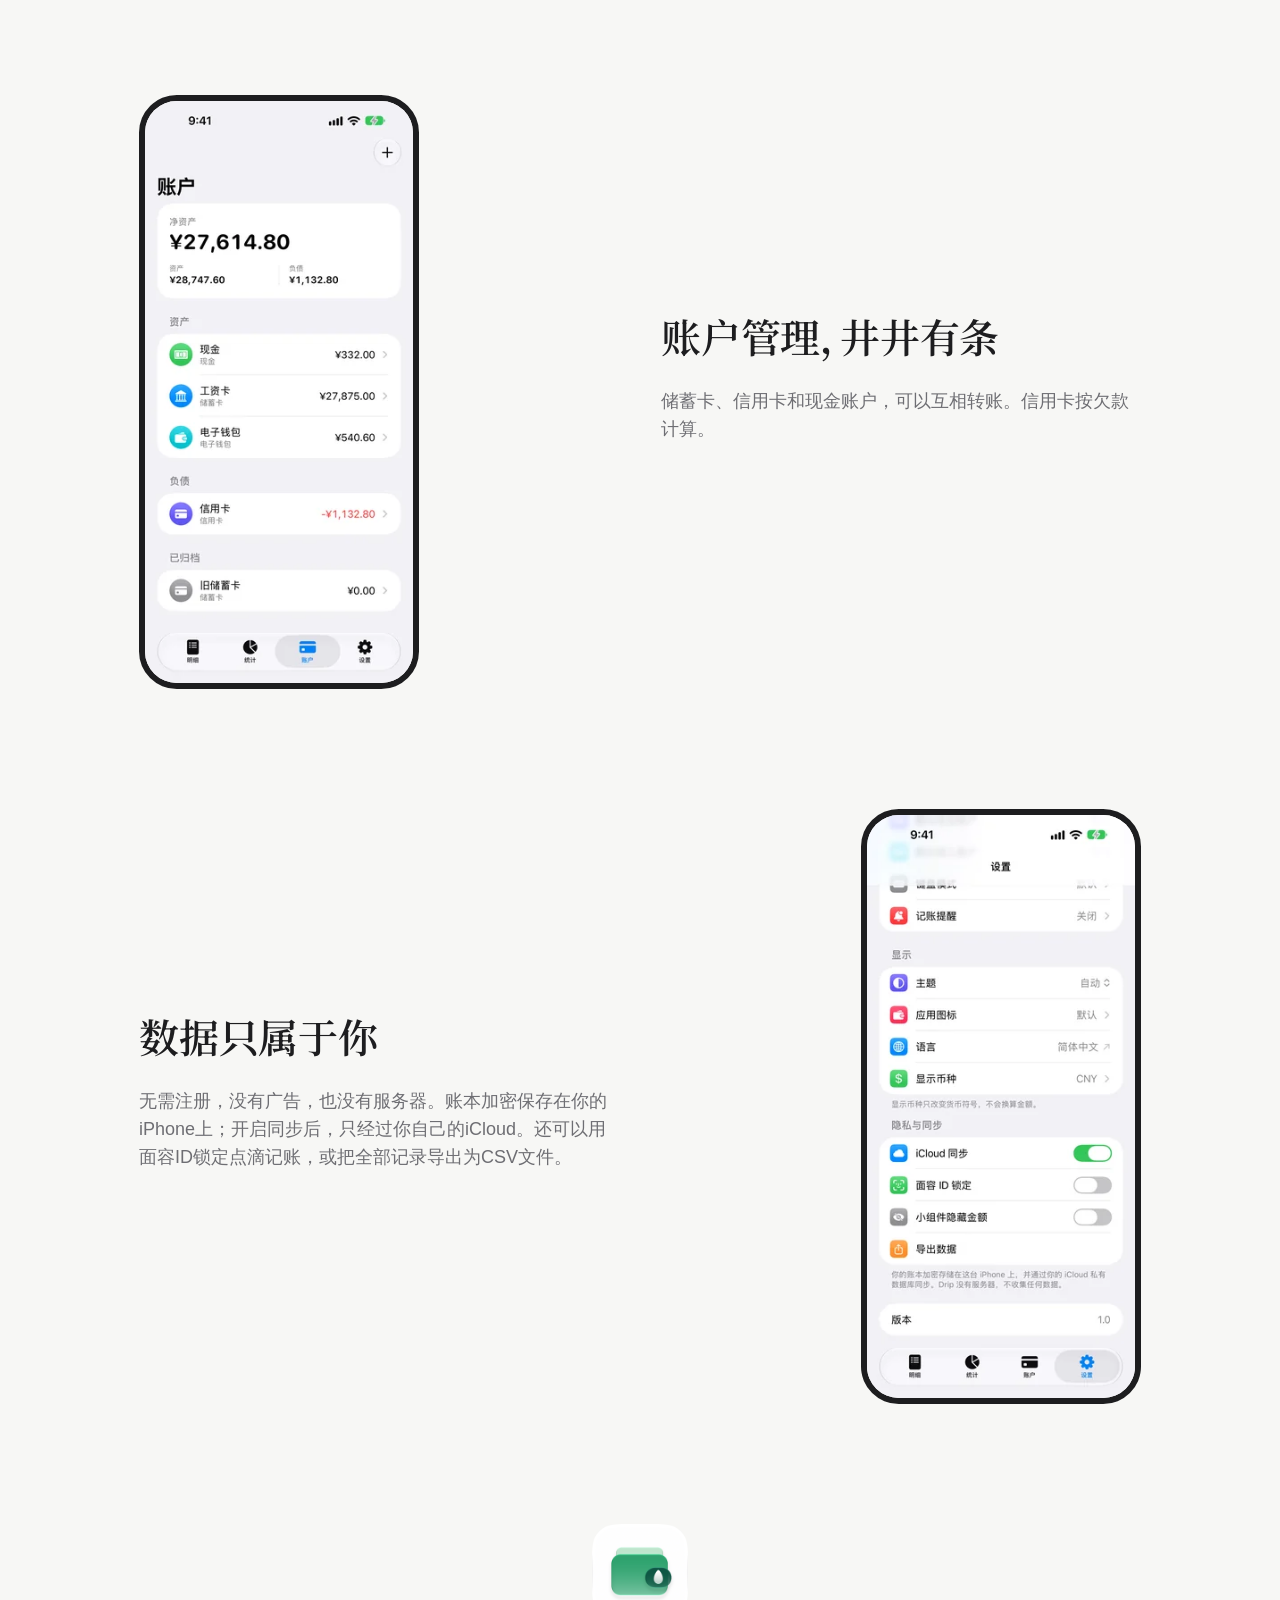
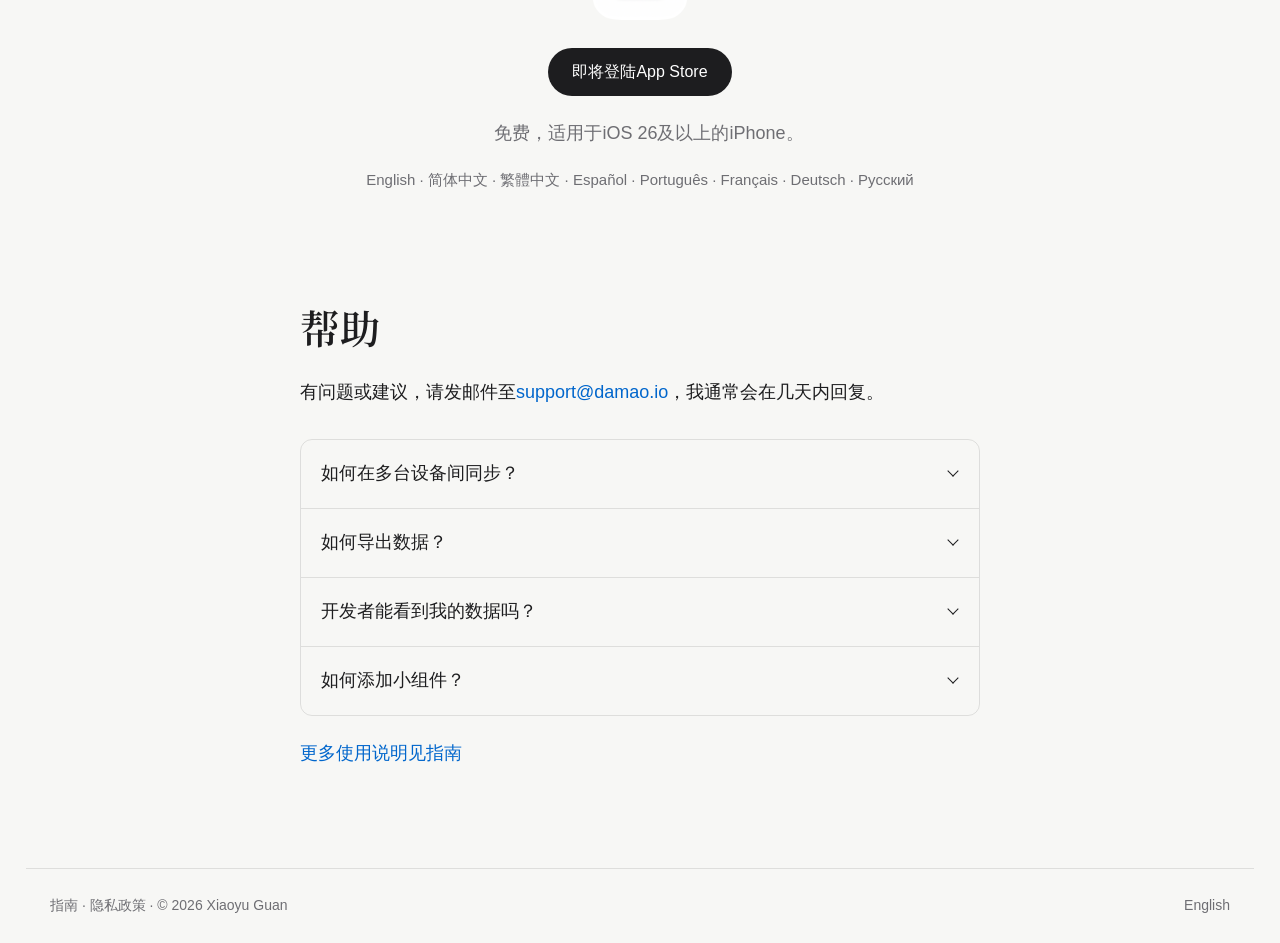
<file: zh-Hans/index.html>
<!doctype html>
<html lang="zh-Hans"><head><meta charset="utf-8"><meta name="viewport" content="width=device-width, initial-scale=1">
<title>点滴记账 – 简单账本</title><meta name="description" content="轻点两下，完成记账。无需注册，没有广告。">
<link rel="canonical" href="https://drip.damao.io/zh-Hans/">
<link rel="alternate" hreflang="en" href="https://drip.damao.io/"><link rel="alternate" hreflang="zh-Hans" href="https://drip.damao.io/zh-Hans/"><link rel="alternate" hreflang="x-default" href="https://drip.damao.io/">
<meta property="og:type" content="website"><meta property="og:site_name" content="点滴记账"><meta property="og:locale" content="zh_CN"><meta property="og:title" content="点滴记账 – 简单账本"><meta property="og:description" content="轻点两下，完成记账。无需注册，没有广告。"><meta property="og:url" content="https://drip.damao.io/zh-Hans/"><meta property="og:image" content="https://drip.damao.io/assets/img/og-zh-Hans-landing.png"><meta property="og:image:width" content="1200"><meta property="og:image:height" content="630"><meta property="og:image:alt" content="点滴记账 – 简单账本">
<meta itemprop="name" content="点滴记账 – 简单账本"><meta itemprop="description" content="轻点两下，完成记账。无需注册，没有广告。"><meta itemprop="image" content="https://drip.damao.io/assets/img/share-square.jpg">
<meta name="twitter:card" content="summary_large_image"><meta name="twitter:title" content="点滴记账 – 简单账本"><meta name="twitter:description" content="轻点两下，完成记账。无需注册，没有广告。"><meta name="twitter:image" content="https://drip.damao.io/assets/img/og-zh-Hans-landing.png">
<meta name="theme-color" content="#F7F7F5" media="(prefers-color-scheme: light)"><meta name="theme-color" content="#141414" media="(prefers-color-scheme: dark)">
<link rel="icon" href="/favicon.ico" sizes="any"><link rel="icon" href="/favicon-32.png" type="image/png" sizes="32x32"><link rel="apple-touch-icon" href="/apple-touch-icon.png"><link rel="stylesheet" href="/style.css?v=63ba446912">
<link rel="stylesheet" href="/assets/fonts/zh-landing.css?v=53eb526d9e"></head><body><div class="share-thumb" aria-hidden="true"><img src="/assets/img/share-square.jpg" width="400" height="400" alt=""></div><nav class="nav container"><a class="brand" href="/zh-Hans/"><img src="/assets/img/icon@2x.png" width="32" height="32" alt="">点滴记账</a><a class="nav-secondary" href="/zh-Hans/guide/">指南</a><a class="nav-secondary" href="#support">帮助</a><a href="/" lang="en">English</a></nav><main><section class="hero"><h1>清爽、高效的iPhone记账应用</h1><p class="sub">轻点两下，完成记账。无需注册，没有<span class="keep">广告<span class="hang-cjk">。</span></span></p><p class="capsule">即将登陆App Store</p></section>
<div class="gallery" tabindex="0"><figure><picture><source type="image/webp" srcset="/assets/screens/zh-Hans/01-entry@1x.webp 1x, /assets/screens/zh-Hans/01-entry@2x.webp 2x"><img class="phone" src="/assets/screens/zh-Hans/01-entry@1x.png" srcset="/assets/screens/zh-Hans/01-entry@1x.png 1x, /assets/screens/zh-Hans/01-entry@2x.png 2x" width="300" height="652" alt="输入金额" loading="eager" decoding="async"></picture><figcaption>输入金额</figcaption></figure><figure><picture><source type="image/webp" srcset="/assets/screens/zh-Hans/02-ledger@1x.webp 1x, /assets/screens/zh-Hans/02-ledger@2x.webp 2x"><img class="phone" src="/assets/screens/zh-Hans/02-ledger@1x.png" srcset="/assets/screens/zh-Hans/02-ledger@1x.png 1x, /assets/screens/zh-Hans/02-ledger@2x.png 2x" width="300" height="652" alt="按月查看" loading="eager" decoding="async"></picture><figcaption>按月查看</figcaption></figure><figure><picture><source type="image/webp" srcset="/assets/screens/zh-Hans/03-stats@1x.webp 1x, /assets/screens/zh-Hans/03-stats@2x.webp 2x"><img class="phone" src="/assets/screens/zh-Hans/03-stats@1x.png" srcset="/assets/screens/zh-Hans/03-stats@1x.png 1x, /assets/screens/zh-Hans/03-stats@2x.png 2x" width="300" height="652" alt="钱花去哪" loading="eager" decoding="async"></picture><figcaption>钱花去哪</figcaption></figure><figure><picture><source type="image/webp" srcset="/assets/screens/zh-Hans/04-templates@1x.webp 1x, /assets/screens/zh-Hans/04-templates@2x.webp 2x"><img class="phone" src="/assets/screens/zh-Hans/04-templates@1x.png" srcset="/assets/screens/zh-Hans/04-templates@1x.png 1x, /assets/screens/zh-Hans/04-templates@2x.png 2x" width="300" height="652" alt="常用模板" loading="eager" decoding="async"></picture><figcaption>常用模板</figcaption></figure><figure><picture><source type="image/webp" srcset="/assets/screens/zh-Hans/08-widgets@1x.webp 1x, /assets/screens/zh-Hans/08-widgets@2x.webp 2x"><img class="phone" src="/assets/screens/zh-Hans/08-widgets@1x.png" srcset="/assets/screens/zh-Hans/08-widgets@1x.png 1x, /assets/screens/zh-Hans/08-widgets@2x.png 2x" width="300" height="652" alt="在主屏幕记账" loading="eager" decoding="async"></picture><figcaption>在主屏幕记账</figcaption></figure></div>
<div class="features container"><section class="feature"><div class="feature-copy"><h2>在主屏幕上记账</h2><p>长按点滴记账图标，可以直接选用前三个模板；也可以在「分类记账」小组件里点一个分类。打开时，内容已经填好。锁定屏幕上的「快速记账」可以直接开始记<span class="keep">一笔。</span></p><a href="/zh-Hans/guide/#app-icon">设置方法</a></div><picture><source type="image/webp" srcset="/assets/screens/zh-Hans/08-widgets@1x.webp 1x, /assets/screens/zh-Hans/08-widgets@2x.webp 2x"><img class="phone" src="/assets/screens/zh-Hans/08-widgets@1x.png" srcset="/assets/screens/zh-Hans/08-widgets@1x.png 1x, /assets/screens/zh-Hans/08-widgets@2x.png 2x" width="300" height="652" alt="在主屏幕上记账" loading="lazy" decoding="async"></picture></section><section class="feature"><div class="feature-copy"><h2>常买的东西，存成模板</h2><p>金额、分类、账户和备注存一次，下次点一下<span class="keep">就好。</span></p></div><picture><source type="image/webp" srcset="/assets/screens/zh-Hans/04-templates@1x.webp 1x, /assets/screens/zh-Hans/04-templates@2x.webp 2x"><img class="phone" src="/assets/screens/zh-Hans/04-templates@1x.png" srcset="/assets/screens/zh-Hans/04-templates@1x.png 1x, /assets/screens/zh-Hans/04-templates@2x.png 2x" width="300" height="652" alt="常买的东西，存成模板" loading="lazy" decoding="async"></picture></section><section class="feature"><div class="feature-copy"><h2>看清钱花在哪</h2><p>明细按天分组，顶部是本月合计。统计页展示趋势和分类<span class="keep">占比。</span></p></div><picture><source type="image/webp" srcset="/assets/screens/zh-Hans/03-stats@1x.webp 1x, /assets/screens/zh-Hans/03-stats@2x.webp 2x"><img class="phone" src="/assets/screens/zh-Hans/03-stats@1x.png" srcset="/assets/screens/zh-Hans/03-stats@1x.png 1x, /assets/screens/zh-Hans/03-stats@2x.png 2x" width="300" height="652" alt="看清钱花在哪" loading="lazy" decoding="async"></picture></section><section class="feature"><div class="feature-copy"><h2>账户管理，井井有条</h2><p>储蓄卡、信用卡和现金账户，可以互相转账。信用卡按欠款<span class="keep">计算。</span></p></div><picture><source type="image/webp" srcset="/assets/screens/zh-Hans/05-accounts@1x.webp 1x, /assets/screens/zh-Hans/05-accounts@2x.webp 2x"><img class="phone" src="/assets/screens/zh-Hans/05-accounts@1x.png" srcset="/assets/screens/zh-Hans/05-accounts@1x.png 1x, /assets/screens/zh-Hans/05-accounts@2x.png 2x" width="300" height="652" alt="账户管理，井井有条" loading="lazy" decoding="async"></picture></section><section class="feature"><div class="feature-copy"><h2>数据只属于你</h2><p>无需注册，没有广告，也没有服务器。账本加密保存在你的iPhone上；开启同步后，只经过你自己的iCloud。还可以用面容ID锁定点滴记账，或把全部记录导出为CSV<span class="keep">文件。</span></p></div><picture><source type="image/webp" srcset="/assets/screens/zh-Hans/07-privacy@1x.webp 1x, /assets/screens/zh-Hans/07-privacy@2x.webp 2x"><img class="phone" src="/assets/screens/zh-Hans/07-privacy@1x.png" srcset="/assets/screens/zh-Hans/07-privacy@1x.png 1x, /assets/screens/zh-Hans/07-privacy@2x.png 2x" width="300" height="652" alt="数据只属于你" loading="lazy" decoding="async"></picture></section></div>
<section class="closing"><img src="/assets/img/icon@2x.png" width="96" height="96" alt=""><p class="capsule">即将登陆App Store</p><p>免费，适用于iOS 26及以上的<span class="keep">iPhone<span class="hang-cjk">。</span></span></p><p class="languages">English · 简体中文 · 繁體中文 · Español · Português · Français · Deutsch · Русский</p></section>
<section class="support" id="support"><h2>帮助</h2><p>有问题或建议，请发邮件至<a href="mailto:support@damao.io">support@damao.io</a>，我通常会在几天内<span class="keep">回复。</span></p><div class="faq"><details><summary>如何在多台设备间同步？</summary><p>在登录同一Apple账户的每台iPhone上，打开 设置 › 隐私与同步 › iCloud同步。如果提示登录，请先在系统“设置”中登录<span class="keep">iCloud。</span></p></details><details><summary>如何导出数据？</summary><p>前往 设置 › 隐私与同步 › 导出数据。所有记录会导出为CSV文件，可通过系统分享菜单<span class="keep">发送。</span></p></details><details><summary>开发者能看到我的数据吗？</summary><p>不能。你的数据只保存在你的iPhone上（开启同步时也在你自己的iCloud中）。开发者没有任何服务器，也无法访问你的<span class="keep">数据。</span></p></details><details><summary>如何添加小组件？</summary><p>长按主屏幕空白处，轻点 编辑 › 添加小组件，然后搜索点滴<span class="keep">记账。</span></p></details></div><a href="/zh-Hans/guide/">更多使用说明见指南</a></section></main><footer class="footer container"><p><a href="/zh-Hans/guide/">指南</a> · <a href="/privacy.html">隐私政策</a> · © 2026 Xiaoyu Guan</p><a href="/" lang="en">English</a></footer></body></html>
</file>
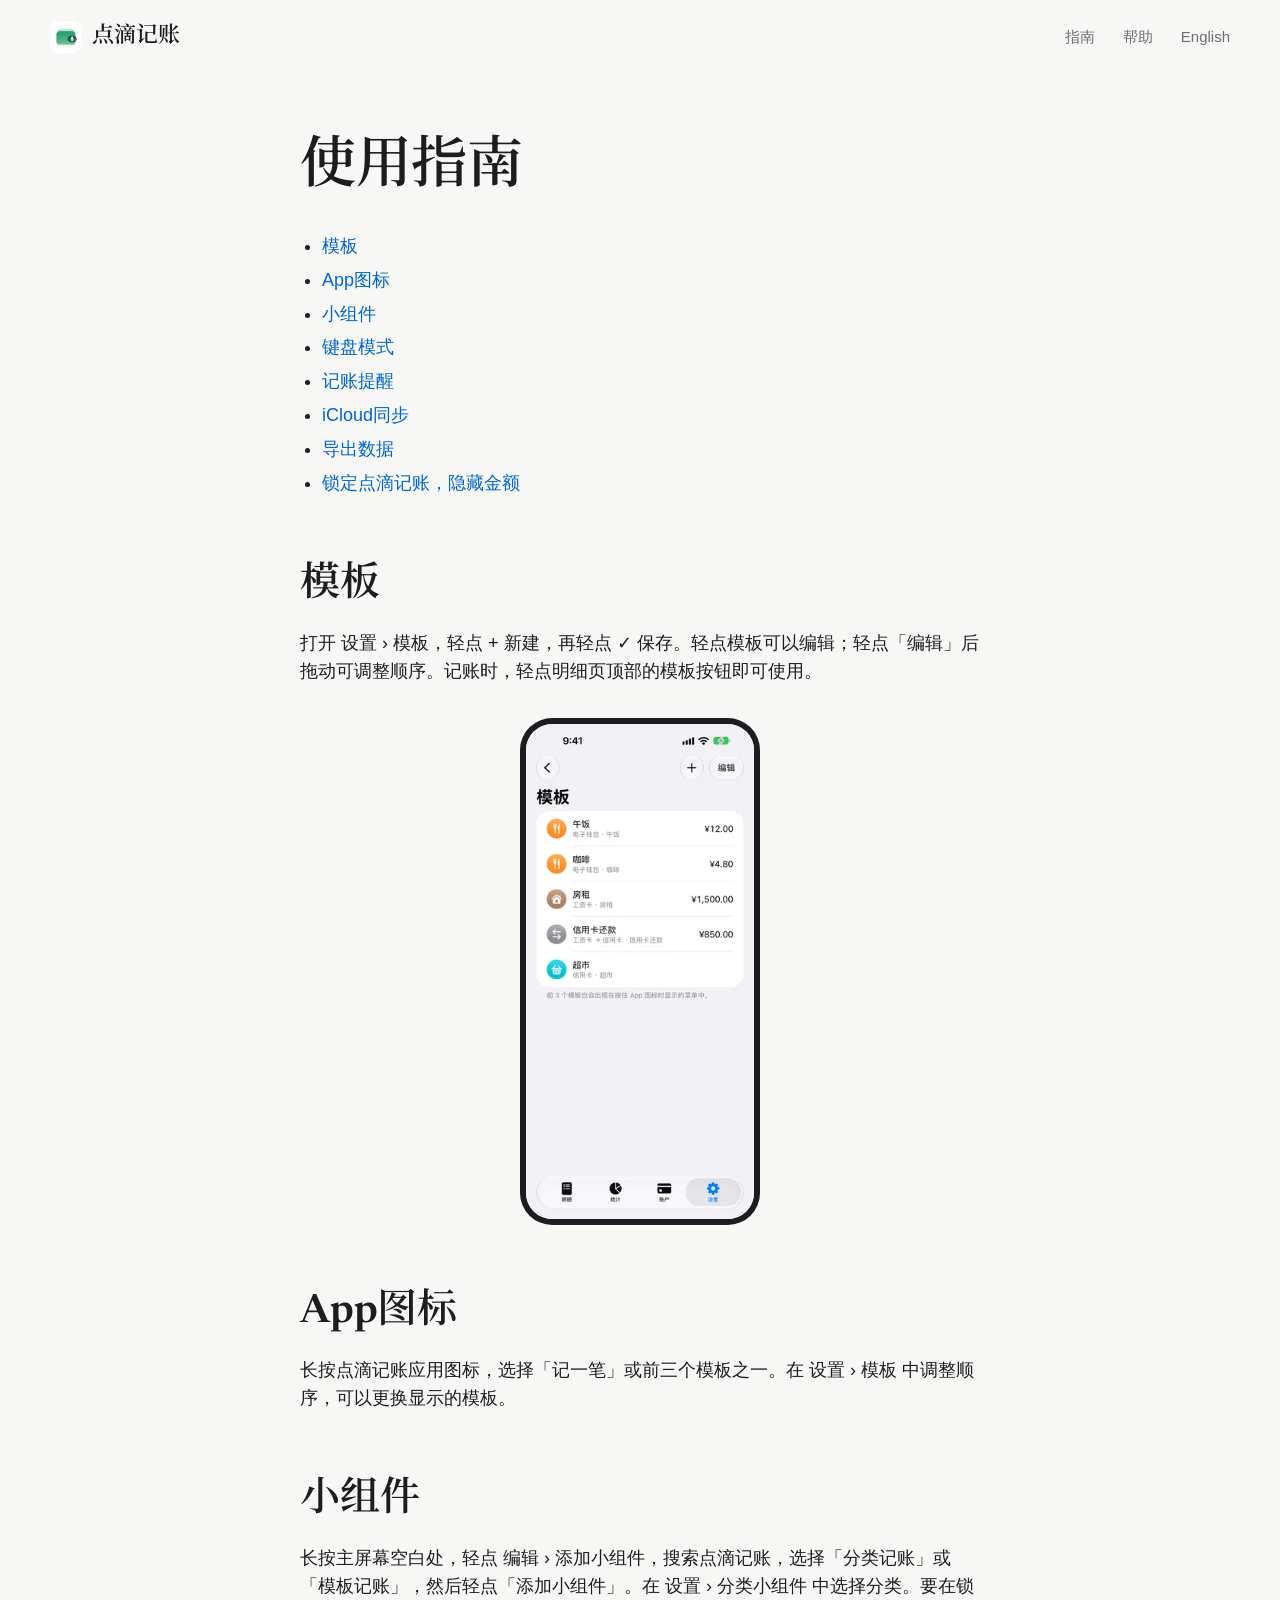
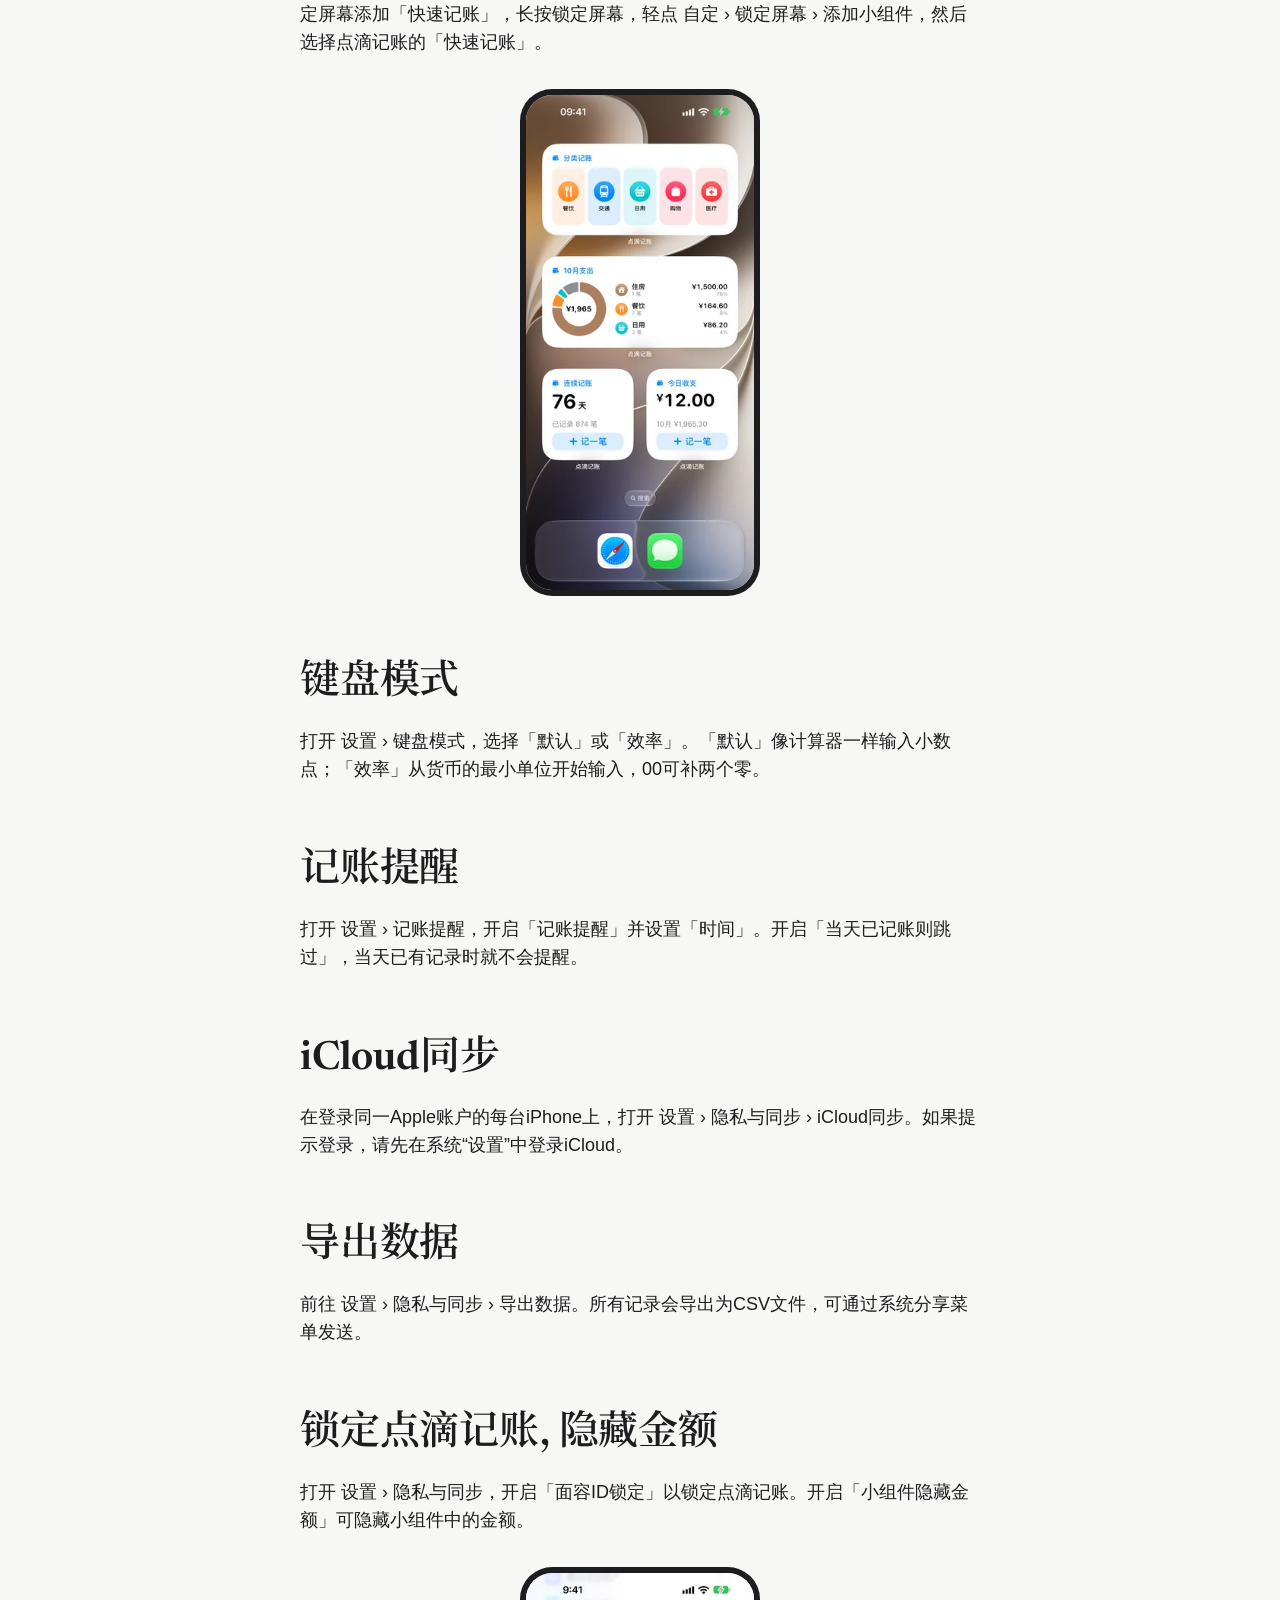
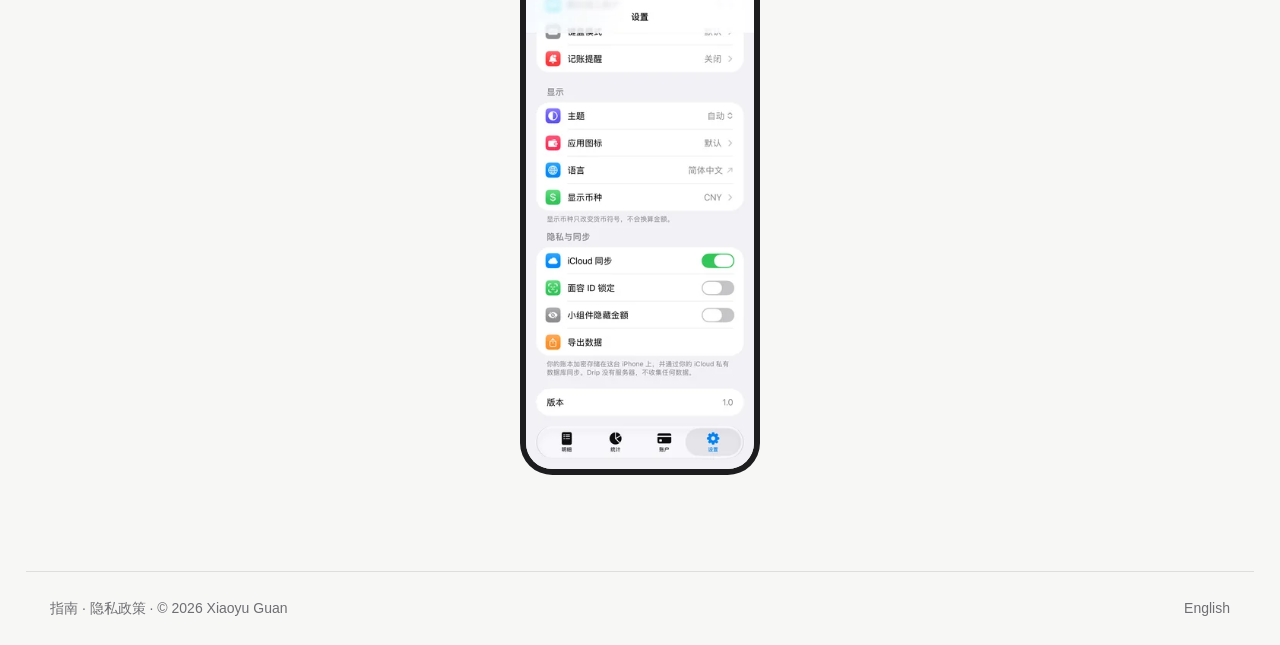
<file: zh-Hans/guide/index.html>
<!doctype html>
<html lang="zh-Hans"><head><meta charset="utf-8"><meta name="viewport" content="width=device-width, initial-scale=1">
<title>使用指南 – 点滴记账</title><meta name="description" content="模板、图标快捷菜单、小组件等功能的设置方法。">
<link rel="canonical" href="https://drip.damao.io/zh-Hans/guide/">
<link rel="alternate" hreflang="en" href="https://drip.damao.io/guide/"><link rel="alternate" hreflang="zh-Hans" href="https://drip.damao.io/zh-Hans/guide/"><link rel="alternate" hreflang="x-default" href="https://drip.damao.io/guide/">
<meta property="og:type" content="website"><meta property="og:site_name" content="点滴记账"><meta property="og:locale" content="zh_CN"><meta property="og:title" content="使用指南 – 点滴记账"><meta property="og:description" content="模板、图标快捷菜单、小组件等功能的设置方法。"><meta property="og:url" content="https://drip.damao.io/zh-Hans/guide/"><meta property="og:image" content="https://drip.damao.io/assets/img/og-zh-Hans-guide.png"><meta property="og:image:width" content="1200"><meta property="og:image:height" content="630"><meta property="og:image:alt" content="使用指南 – 点滴记账">
<meta itemprop="name" content="使用指南 – 点滴记账"><meta itemprop="description" content="模板、图标快捷菜单、小组件等功能的设置方法。"><meta itemprop="image" content="https://drip.damao.io/assets/img/share-square.jpg">
<meta name="twitter:card" content="summary_large_image"><meta name="twitter:title" content="使用指南 – 点滴记账"><meta name="twitter:description" content="模板、图标快捷菜单、小组件等功能的设置方法。"><meta name="twitter:image" content="https://drip.damao.io/assets/img/og-zh-Hans-guide.png">
<meta name="theme-color" content="#F7F7F5" media="(prefers-color-scheme: light)"><meta name="theme-color" content="#141414" media="(prefers-color-scheme: dark)">
<link rel="icon" href="/favicon.ico" sizes="any"><link rel="icon" href="/favicon-32.png" type="image/png" sizes="32x32"><link rel="apple-touch-icon" href="/apple-touch-icon.png"><link rel="stylesheet" href="/style.css?v=63ba446912">
<link rel="stylesheet" href="/assets/fonts/zh-guide.css?v=f2eab0a8b2"></head><body><div class="share-thumb" aria-hidden="true"><img src="/assets/img/share-square.jpg" width="400" height="400" alt=""></div><nav class="nav container"><a class="brand" href="/zh-Hans/"><img src="/assets/img/icon@2x.png" width="32" height="32" alt="">点滴记账</a><a class="nav-secondary" href="/zh-Hans/guide/">指南</a><a class="nav-secondary" href="/zh-Hans/#support">帮助</a><a href="/guide/" lang="en">English</a></nav><main class="guide"><h1>使用指南</h1><ul class="toc"><li><a href="#templates">模板</a></li><li><a href="#app-icon">App图标</a></li><li><a href="#widgets">小组件</a></li><li><a href="#keypad">键盘模式</a></li><li><a href="#reminder">记账提醒</a></li><li><a href="#sync">iCloud同步</a></li><li><a href="#export">导出数据</a></li><li><a href="#privacy">锁定点滴记账，隐藏金额</a></li></ul><section id="templates"><h2>模板</h2><p>打开 设置 › 模板，轻点 + 新建，再轻点 ✓ 保存。轻点模板可以编辑；轻点「编辑」后拖动可调整顺序。记账时，轻点明细页顶部的模板按钮即可<span class="keep">使用。</span></p><picture><source type="image/webp" srcset="/assets/screens/zh-Hans/04-templates@1x.webp 1x, /assets/screens/zh-Hans/04-templates@2x.webp 2x"><img class="phone" src="/assets/screens/zh-Hans/04-templates@1x.png" srcset="/assets/screens/zh-Hans/04-templates@1x.png 1x, /assets/screens/zh-Hans/04-templates@2x.png 2x" width="300" height="652" alt="模板" loading="lazy" decoding="async"></picture></section><section id="app-icon"><h2>App图标</h2><p>长按点滴记账应用图标，选择「记一笔」或前三个模板之一。在 设置 › 模板 中调整顺序，可以更换显示的<span class="keep">模板。</span></p></section><section id="widgets"><h2>小组件</h2><p>长按主屏幕空白处，轻点 编辑 › 添加小组件，搜索点滴记账，选择「分类记账」或「模板记账」，然后轻点「添加小组件」。在 设置 › 分类小组件 中选择分类。要在锁定屏幕添加「快速记账」，长按锁定屏幕，轻点 自定 › 锁定屏幕 › 添加小组件，然后选择点滴记账的「快速<span class="keep">记账」。</span></p><picture><source type="image/webp" srcset="/assets/screens/zh-Hans/08-widgets@1x.webp 1x, /assets/screens/zh-Hans/08-widgets@2x.webp 2x"><img class="phone" src="/assets/screens/zh-Hans/08-widgets@1x.png" srcset="/assets/screens/zh-Hans/08-widgets@1x.png 1x, /assets/screens/zh-Hans/08-widgets@2x.png 2x" width="300" height="652" alt="小组件" loading="lazy" decoding="async"></picture></section><section id="keypad"><h2>键盘模式</h2><p>打开 设置 › 键盘模式，选择「默认」或「效率」。「默认」像计算器一样输入小数点；「效率」从货币的最小单位开始输入，00可补两<span class="keep">个零。</span></p></section><section id="reminder"><h2>记账提醒</h2><p>打开 设置 › 记账提醒，开启「记账提醒」并设置「时间」。开启「当天已记账则跳过」，当天已有记录时就不会<span class="keep">提醒。</span></p></section><section id="sync"><h2>iCloud同步</h2><p>在登录同一Apple账户的每台iPhone上，打开 设置 › 隐私与同步 › iCloud同步。如果提示登录，请先在系统“设置”中登录<span class="keep">iCloud。</span></p></section><section id="export"><h2>导出数据</h2><p>前往 设置 › 隐私与同步 › 导出数据。所有记录会导出为CSV文件，可通过系统分享菜单<span class="keep">发送。</span></p></section><section id="privacy"><h2>锁定点滴记账，隐藏金额</h2><p>打开 设置 › 隐私与同步，开启「面容ID锁定」以锁定点滴记账。开启「小组件隐藏金额」可隐藏小组件中的<span class="keep">金额。</span></p><picture><source type="image/webp" srcset="/assets/screens/zh-Hans/07-privacy@1x.webp 1x, /assets/screens/zh-Hans/07-privacy@2x.webp 2x"><img class="phone" src="/assets/screens/zh-Hans/07-privacy@1x.png" srcset="/assets/screens/zh-Hans/07-privacy@1x.png 1x, /assets/screens/zh-Hans/07-privacy@2x.png 2x" width="300" height="652" alt="锁定点滴记账，隐藏金额" loading="lazy" decoding="async"></picture></section></main><footer class="footer container"><p><a href="/zh-Hans/guide/">指南</a> · <a href="/privacy.html">隐私政策</a> · © 2026 Xiaoyu Guan</p><a href="/guide/" lang="en">English</a></footer></body></html>
</file>
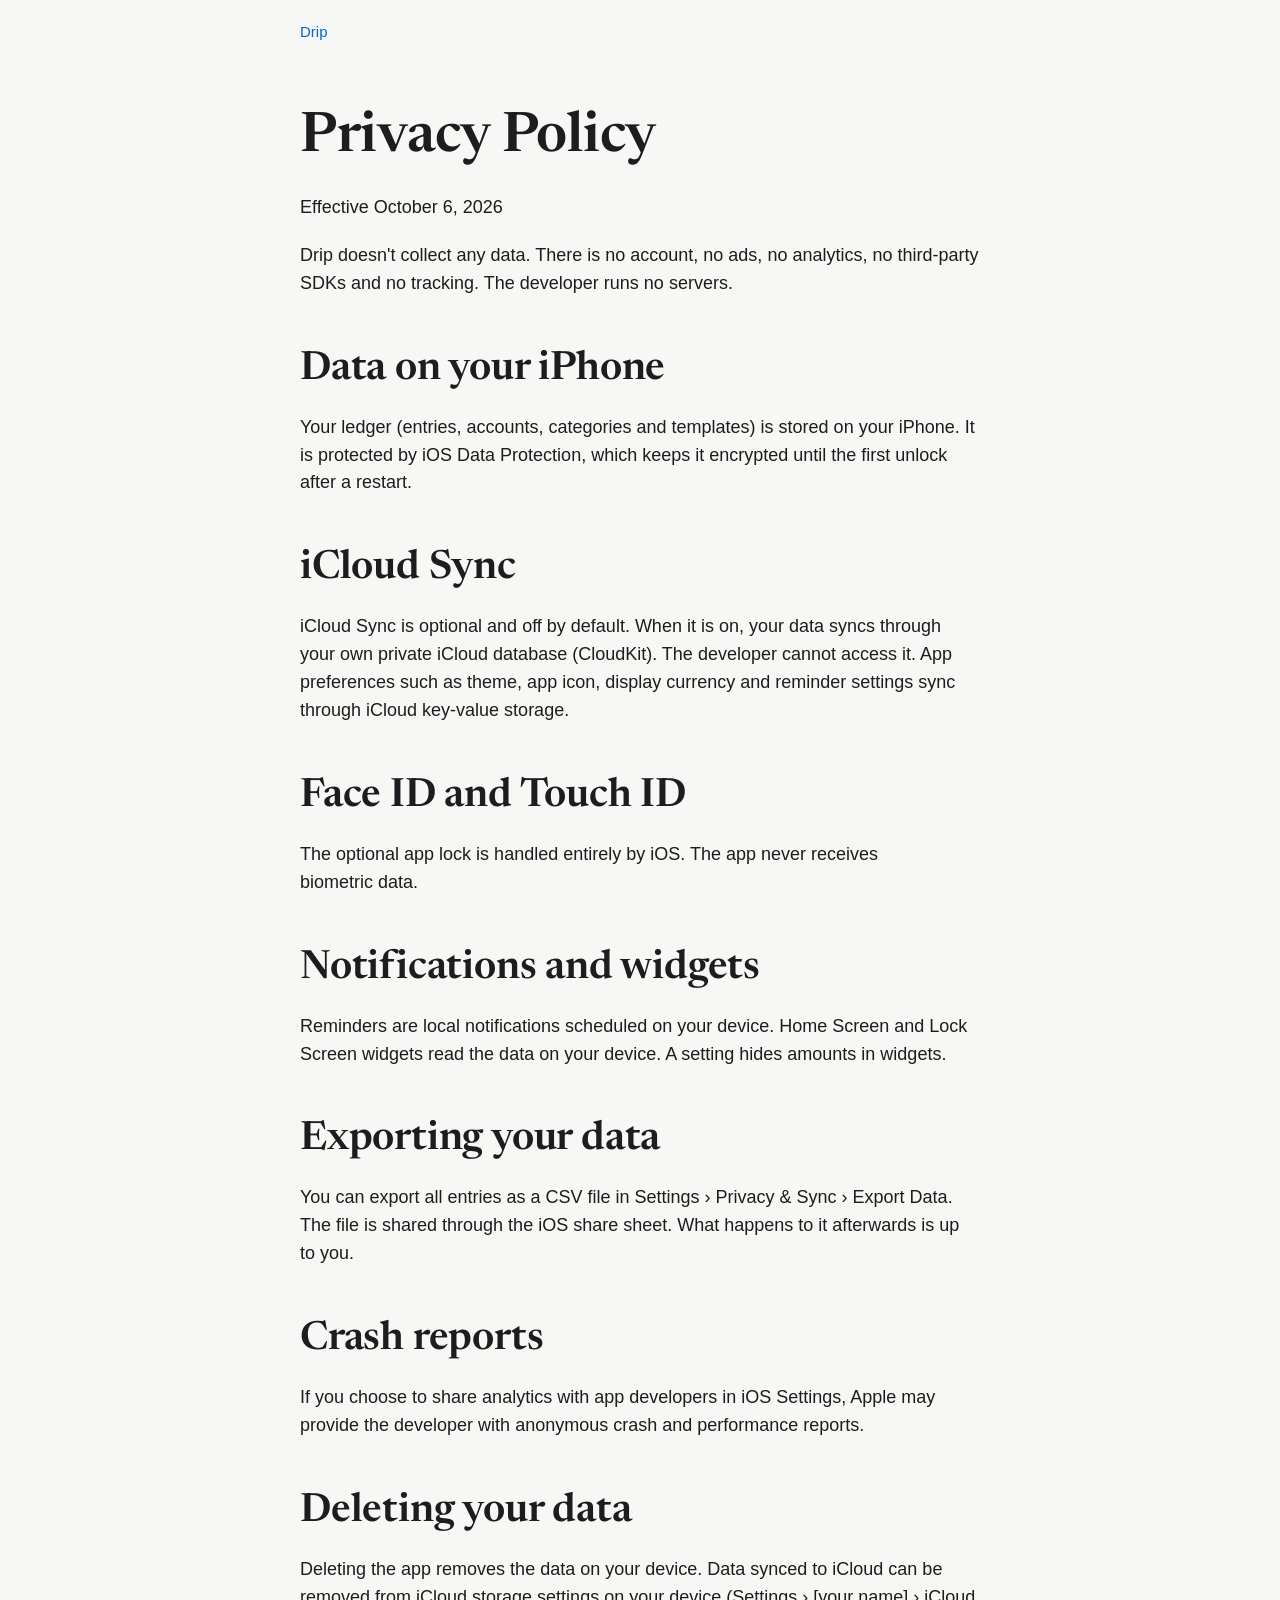
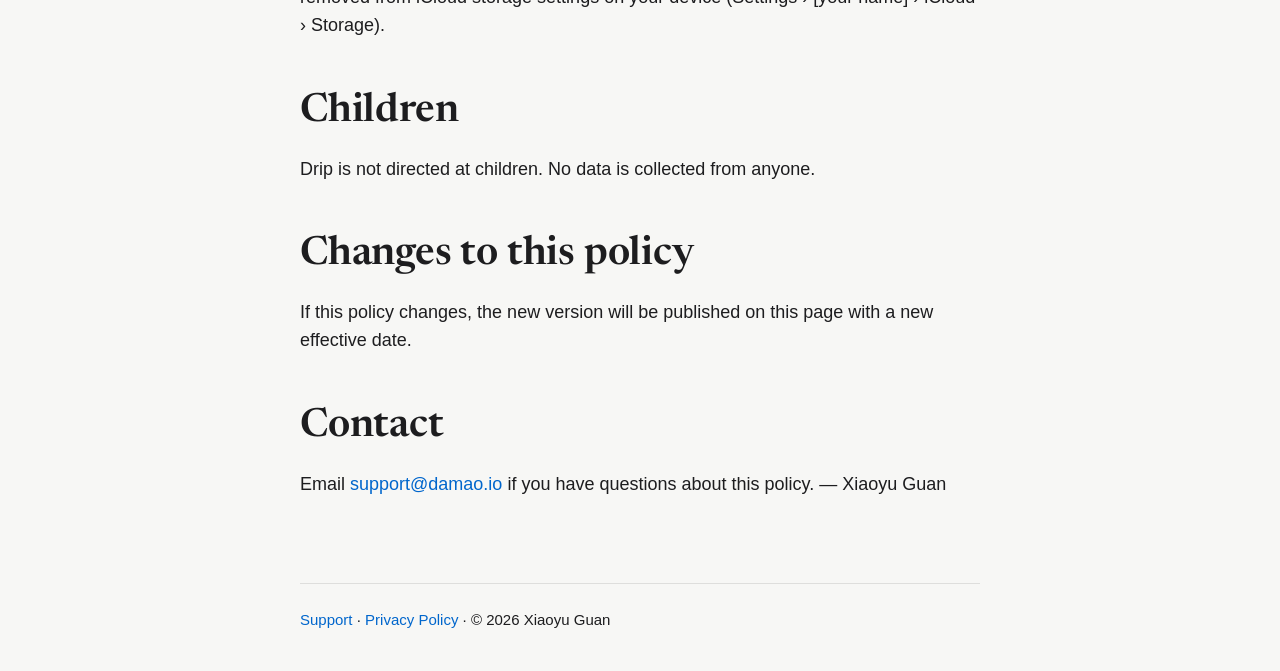
<file: privacy.html>
<!DOCTYPE html>
<html lang="en">
<head><meta charset="utf-8"><meta name="viewport" content="width=device-width, initial-scale=1">
<title>Privacy Policy – Drip</title><meta name="description" content="Drip doesn't collect any data.">
<link rel="canonical" href="https://drip.damao.io/privacy.html">

<meta property="og:type" content="website"><meta property="og:site_name" content="Drip"><meta property="og:locale" content="en_US"><meta property="og:title" content="Privacy Policy – Drip"><meta property="og:description" content="Drip doesn't collect any data."><meta property="og:url" content="https://drip.damao.io/privacy.html"><meta property="og:image" content="https://drip.damao.io/assets/img/og-en-privacy.png"><meta property="og:image:width" content="1200"><meta property="og:image:height" content="630"><meta property="og:image:alt" content="Privacy Policy – Drip">
<meta itemprop="name" content="Privacy Policy – Drip"><meta itemprop="description" content="Drip doesn't collect any data."><meta itemprop="image" content="https://drip.damao.io/assets/img/share-square.jpg">
<meta name="twitter:card" content="summary_large_image"><meta name="twitter:title" content="Privacy Policy – Drip"><meta name="twitter:description" content="Drip doesn't collect any data."><meta name="twitter:image" content="https://drip.damao.io/assets/img/og-en-privacy.png">
<meta name="theme-color" content="#F7F7F5" media="(prefers-color-scheme: light)"><meta name="theme-color" content="#141414" media="(prefers-color-scheme: dark)">
<link rel="icon" href="/favicon.ico" sizes="any"><link rel="icon" href="/favicon-32.png" type="image/png" sizes="32x32"><link rel="apple-touch-icon" href="/apple-touch-icon.png"><link rel="stylesheet" href="/style.css?v=63ba446912">
</head>
<body>
  <div class="page">
    <header class="site">
      <a href="index.html">Drip</a>
    </header>

    <main>
      <h1>Privacy Policy</h1>
      <p>Effective October 6, 2026</p>

      <p>Drip doesn't collect any data. There is no account, no ads, no analytics, no third-party SDKs and no tracking. The developer runs no servers.</p>

      <h2>Data on your iPhone</h2>
      <p>Your ledger (entries, accounts, categories and templates) is stored on your iPhone. It is protected by iOS Data Protection, which keeps it encrypted until the first unlock after a restart.</p>

      <h2>iCloud Sync</h2>
      <p>iCloud Sync is optional and off by default. When it is on, your data syncs through your own private iCloud database (CloudKit). The developer cannot access it. App preferences such as theme, app icon, display currency and reminder settings sync through iCloud key-value storage.</p>

      <h2>Face ID and Touch ID</h2>
      <p>The optional app lock is handled entirely by iOS. The app never receives biometric data.</p>

      <h2>Notifications and widgets</h2>
      <p>Reminders are local notifications scheduled on your device. Home Screen and Lock Screen widgets read the data on your device. A setting hides amounts in widgets.</p>

      <h2>Exporting your data</h2>
      <p>You can export all entries as a CSV file in Settings › Privacy &amp; Sync › Export Data. The file is shared through the iOS share sheet. What happens to it afterwards is up to you.</p>

      <h2>Crash reports</h2>
      <p>If you choose to share analytics with app developers in iOS Settings, Apple may provide the developer with anonymous crash and performance reports.</p>

      <h2>Deleting your data</h2>
      <p>Deleting the app removes the data on your device. Data synced to iCloud can be removed from iCloud storage settings on your device (Settings › [your name] › iCloud › Storage).</p>

      <h2>Children</h2>
      <p>Drip is not directed at children. No data is collected from anyone.</p>

      <h2>Changes to this policy</h2>
      <p>If this policy changes, the new version will be published on this page with a new effective date.</p>

      <h2>Contact</h2>
      <p>Email <a href="mailto:support@damao.io">support@damao.io</a> if you have questions about this policy. — Xiaoyu Guan</p>
    </main>

    <footer class="site">
      <p><a href="index.html">Support</a> · <a href="privacy.html">Privacy Policy</a> · © 2026 Xiaoyu Guan</p>
    </footer>
  </div>
</body>
</html>
</file>
<file: style.css>
@font-face{font-family:Newsreader;src:url('/assets/fonts/newsreader-latin.woff2?v=5d0d51a6af') format('woff2');font-weight:600;font-display:swap}
:root{color-scheme:light dark;--bg:#F7F7F5;--text:#1D1D1F;--secondary:#6E6E73;--line:rgba(0,0,0,.1);--link:#0066CC;--phone:#1D1D1F;--head:ui-serif,"New York","Newsreader",serif}
*{box-sizing:border-box}body{margin:0;background:var(--bg);color:var(--text);font:18px/1.55 -apple-system,BlinkMacSystemFont,"PingFang SC","Helvetica Neue",sans-serif;letter-spacing:0}a{color:var(--link);text-decoration:none}a:hover{text-decoration:underline}a:focus-visible,summary:focus-visible,.gallery:focus-visible{outline:2px solid var(--link);outline-offset:5px}h1,h2,h3,.brand{font-family:var(--head);font-weight:600;letter-spacing:-.005em}html[lang=zh-Hans]{--head:"Drip Serif SC",ui-serif,"New York","Newsreader",serif}html[lang=zh-Hans] :is(h1,h2,h3,.brand){font-feature-settings:"halt"}h1{font-size:clamp(34px,5vw,56px);line-height:1.12;margin:0 0 24px}h2{font-size:clamp(26px,3.4vw,40px);line-height:1.2;margin:0 0 20px}h3{line-height:1.25}p{margin:0 0 20px}.container{max-width:1228px;margin-inline:auto;padding-inline:24px}.nav{display:flex;align-items:center;gap:28px;padding-block:20px;font-size:15px}.nav a:not(.brand){color:var(--secondary)}.brand{display:flex;align-items:center;gap:10px;margin-right:auto;font-size:22px;color:var(--text)}.brand img{width:32px;height:32px}.hero{max-width:808px;padding:0 24px;margin:72px auto 0;text-align:center}.sub{font-size:19px;color:var(--secondary);margin-bottom:32px}.capsule{display:inline-block;background:#1D1D1F;color:white;font-size:16px;padding:12px 24px;border-radius:999px;margin:0;max-width:100%}.gallery{display:flex;gap:48px;overflow-x:auto;scroll-snap-type:x mandatory;scroll-padding-inline-start:max(24px,calc((100vw - 1180px)/2));padding:96px max(24px,calc((100vw - 1180px)/2));scrollbar-width:none}.gallery::-webkit-scrollbar{display:none}.gallery figure{flex:0 0 260px;margin:0;scroll-snap-align:start}.phone{display:block;width:100%;height:auto;border:6px solid var(--phone);border-radius:13.5% / 6.3%}picture{display:block}figcaption{font-size:15px;color:var(--secondary);text-align:center;margin-top:18px}.features{padding-top:24px}.feature{display:grid;grid-template-columns:minmax(0,480px) 280px;justify-content:space-around;gap:64px;align-items:center;margin-bottom:120px}.feature:nth-child(even){grid-template-columns:280px minmax(0,480px)}.feature:nth-child(even) .feature-copy{order:2}.feature p{color:var(--secondary)}.closing{text-align:center;max-width:808px;margin:0 auto 120px;padding:0 24px}.closing>img{display:block;width:96px;height:96px;margin:0 auto 28px}.closing .capsule{margin-bottom:24px}.closing p:not(.capsule){color:var(--secondary)}.languages{font-size:15px}.support{max-width:728px;margin:0 auto 100px;padding:0 24px}.faq{border:1px solid var(--line);border-radius:12px;margin:32px 0 24px;overflow:hidden}details+details{border-top:1px solid var(--line)}summary{list-style:none;cursor:pointer;padding:20px 44px 20px 20px;position:relative}summary::-webkit-details-marker{display:none}summary:after{content:"";position:absolute;right:22px;top:27px;width:7px;height:7px;border-right:1.5px solid currentColor;border-bottom:1.5px solid currentColor;transform:rotate(45deg)}details[open] summary:after{transform:rotate(225deg)}details p{padding:0 20px 20px;margin:0;color:var(--secondary)}.footer{border-top:1px solid var(--line);padding-block:26px;display:flex;justify-content:space-between;gap:24px;font-size:14px;color:var(--secondary)}.footer p{margin:0}.footer a{color:inherit}.guide{max-width:728px;padding:64px 24px 96px;margin:auto}.toc{padding-left:22px;margin:32px 0 64px}.toc li{margin:6px 0}.guide section{margin-top:64px;scroll-margin-top:24px}.guide section picture{width:240px;max-width:100%;margin:32px auto 0}.page{max-width:728px;margin:auto;padding:20px 24px}.page main{padding-block:64px}.page h2{margin-top:48px}.page .site{font-size:15px}.page footer{border-top:1px solid var(--line);padding-top:24px}.page p{overflow-wrap:break-word}
@media(prefers-color-scheme:dark){:root{--bg:#141414;--text:#F5F5F7;--secondary:#A1A1A6;--line:rgba(255,255,255,.12);--link:#4DA3FF;--phone:#3A3A3C}.capsule{background:#F5F5F7;color:#1D1D1F}}
@media(max-width:1067px){.feature,.feature:nth-child(even){display:flex;flex-direction:column;gap:28px}.feature .feature-copy{max-width:480px}.feature:nth-child(even) .feature-copy{order:0}.feature picture{width:240px}}
@media(max-width:733px){.container{padding-inline:16px}.nav .nav-secondary{display:none}.nav{gap:16px}.hero{text-align:left;margin-top:40px;padding-inline:16px}.gallery{gap:20px;padding:56px 16px;scroll-padding-inline-start:16px}.gallery figure{flex-basis:72vw}.feature{margin-bottom:72px}.features{padding-top:16px}.closing{margin-bottom:72px;padding-inline:16px}.support{padding-inline:16px;margin-bottom:72px}.footer{flex-wrap:wrap;gap:12px}.guide{padding:40px 16px 72px}.page{padding-inline:16px}}

/* CJK–Latin spacing comes from the browser, not from spaces in the copy. */
:lang(zh) { text-autospace: normal; }
/* Optical centering: a negative end margin equal to the trailing mark's advance (measured: "."
   ≈ .25em in New York/SF, "。" = 1ic in PingFang) keeps the words on the center line. */
.hang-latin { margin-inline-end: -.25em; }
.hang-cjk { margin-inline-end: -1ic; }
@media (max-width: 733px) { .hero .hang-latin, .hero .hang-cjk { margin-inline-end: 0; } }
/* Keeps a paragraph's last word with its closing mark (see tail() in tools/pages.mjs). */
.keep { text-wrap: nowrap; }
/* English paragraphs: let the browser avoid one-word last lines (Chinese uses .keep instead). */
:lang(en) p { text-wrap: pretty; }
/* Headings break into lines of similar length. */
h1, h2, h3 { text-wrap: balance; }
/* When all five phones fit (5 × 260 + 4 × 48 + 2 × 24 = 1540px), center the row and drop the
   scroll snapping instead of cutting off the last phone. */
@media (min-width: 1540px) {
  .gallery { justify-content: center; padding-inline: 24px; scroll-snap-type: none; }
}
/* Share thumbnail for WeChat (see shareThumb in tools/pages.mjs): loaded, not shown. */
.share-thumb { position: absolute; width: 1px; height: 1px; overflow: hidden; clip-path: inset(50%); }
/* Apple's "Download on the App Store" badge, unaltered: black on light, Apple's white variant on
   dark (a <picture> source). 48px tall (Apple's onscreen minimum is 40px); the clear space Apple
   asks for, a quarter of the height (12px), is kept by the margins around it. */
.badge { display: inline-flex; vertical-align: top; }
.badge img { display: block; width: auto; height: 48px; }
.closing .badge { margin-bottom: 24px; }
/* Apple's trademark credit, required wherever the badge is used, on a footer row of its own. */
.footer { flex-wrap: wrap; }
.footer .legal { flex-basis: 100%; }
</file>
<file: assets/fonts/zh-landing.css>
@font-face{font-family:"Drip Serif SC";src:url("/assets/fonts/zh-landing.woff2?v=120a6d829c") format("woff2");font-weight:600;font-display:swap;unicode-range:U+3001,U+4E0A,U+4E1C,U+4E3B,U+4E70,U+4E8E,U+4E95,U+4F60,U+52A9,U+53EA,U+54EA,U+5728,U+5B58,U+5C4F,U+5C5E,U+5E2E,U+5E38,U+5E55,U+5E94,U+6210,U+6237,U+636E,U+6548,U+6570,U+6709,U+6761,U+677F,U+6A21,U+6E05,U+6EF4,U+70B9,U+723D,U+7406,U+7528,U+7684,U+770B,U+7BA1,U+82B1,U+897F,U+8BB0,U+8D26,U+94B1,U+9AD8,U+FF0C}
</file>
<file: assets/fonts/zh-guide.css>
@font-face{font-family:"Drip Serif SC";src:url("/assets/fonts/zh-guide.woff2?v=80278030c8") format("woff2");font-weight:600;font-display:swap;unicode-range:U+4EF6,U+4F7F,U+51FA,U+5357,U+540C,U+56FE,U+5B9A,U+5BFC,U+5C0F,U+5F0F,U+6307,U+636E,U+63D0,U+6570,U+677F,U+6807,U+6A21,U+6B65,U+6EF4,U+70B9,U+7528,U+76D8,U+7EC4,U+85CF,U+8BB0,U+8D26,U+9192,U+91D1,U+9501,U+952E,U+9690,U+989D,U+FF0C}
</file>
